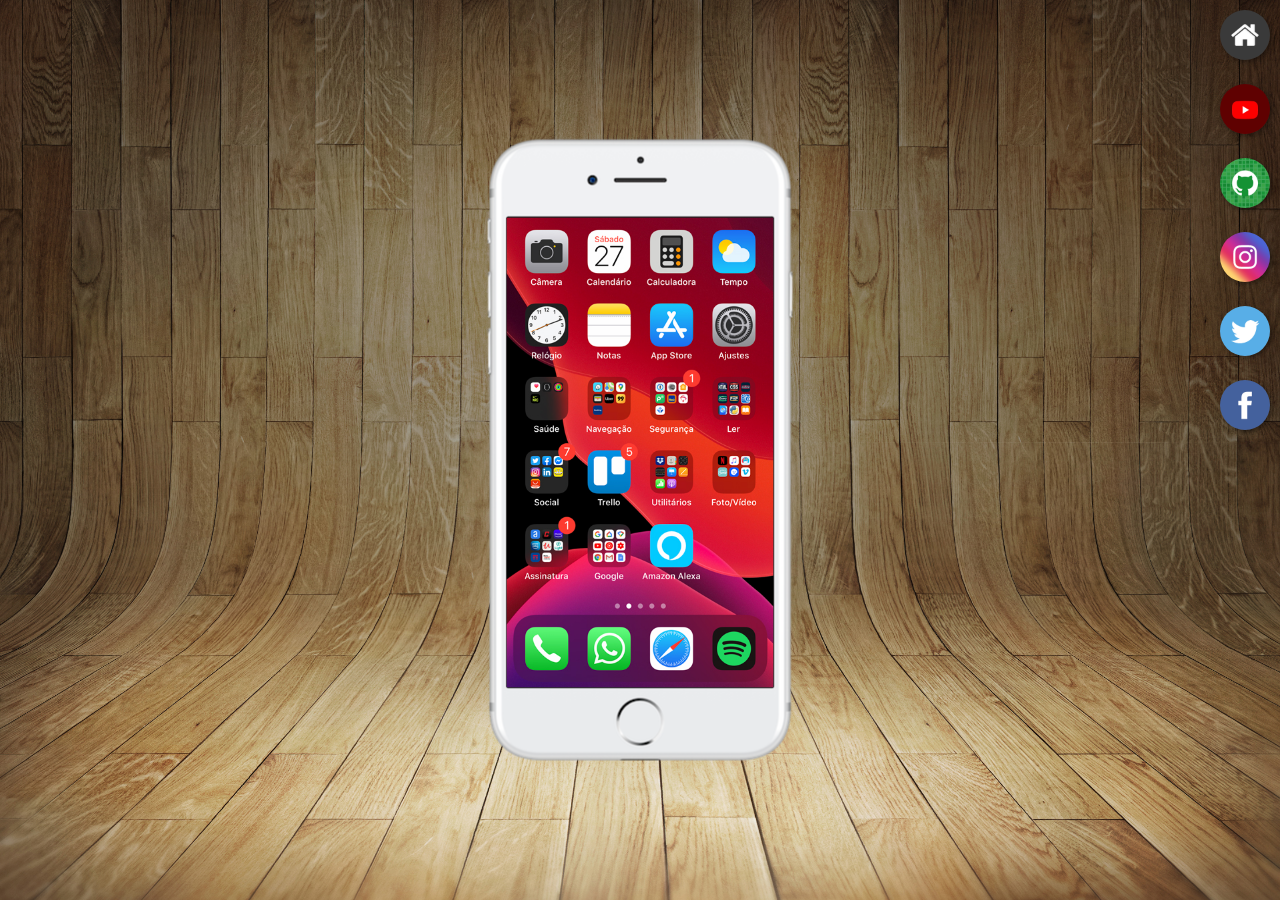
<file: index.html>
<!DOCTYPE html>
<html lang="pt-br">
<head>
    <meta charset="UTF-8">
    <meta name="viewport" content="width=device-width, initial-scale=1.0">
    <title>Projeto Rede Sociais</title>
    <link rel="shortcut icon" href="favicon.ico" type="image/x-icon">
    <link rel="stylesheet" href="estilos/style.css">
</head>
<body>
    <main>
        <section id="telefone">
            <iframe src="home.html"
            name="tela" id="tela" frameborder="0"></iframe>
        </section>
        <section id="redes-sociais">
            <a href="home.html" target="tela"><img src="imagens/logo-home.jpg" alt="home"></a><br>
            <a href="youtube.html" target="tela"><img src="imagens/logo-youtube.jpg" alt="Youtube"></a><br>
            <a href="github.html" target="tela"><img src="imagens/logo-github.jpg" alt="GitHub"></a><br>
            <a href="instagram.html" target="tela"><img src="imagens/logo-instagram.jpg" alt="Instagram"></a><br>
            <a href="twitter.html" target="tela"><img src="imagens/logo-twitter.jpg" alt="Twitter"></a><br>
            <a href="facebook.html" target="tela"><img src="imagens/logo-facebook.jpg" alt="Facebook"></a><br>
        </section>
    </main>
</body>
</html>
</file>
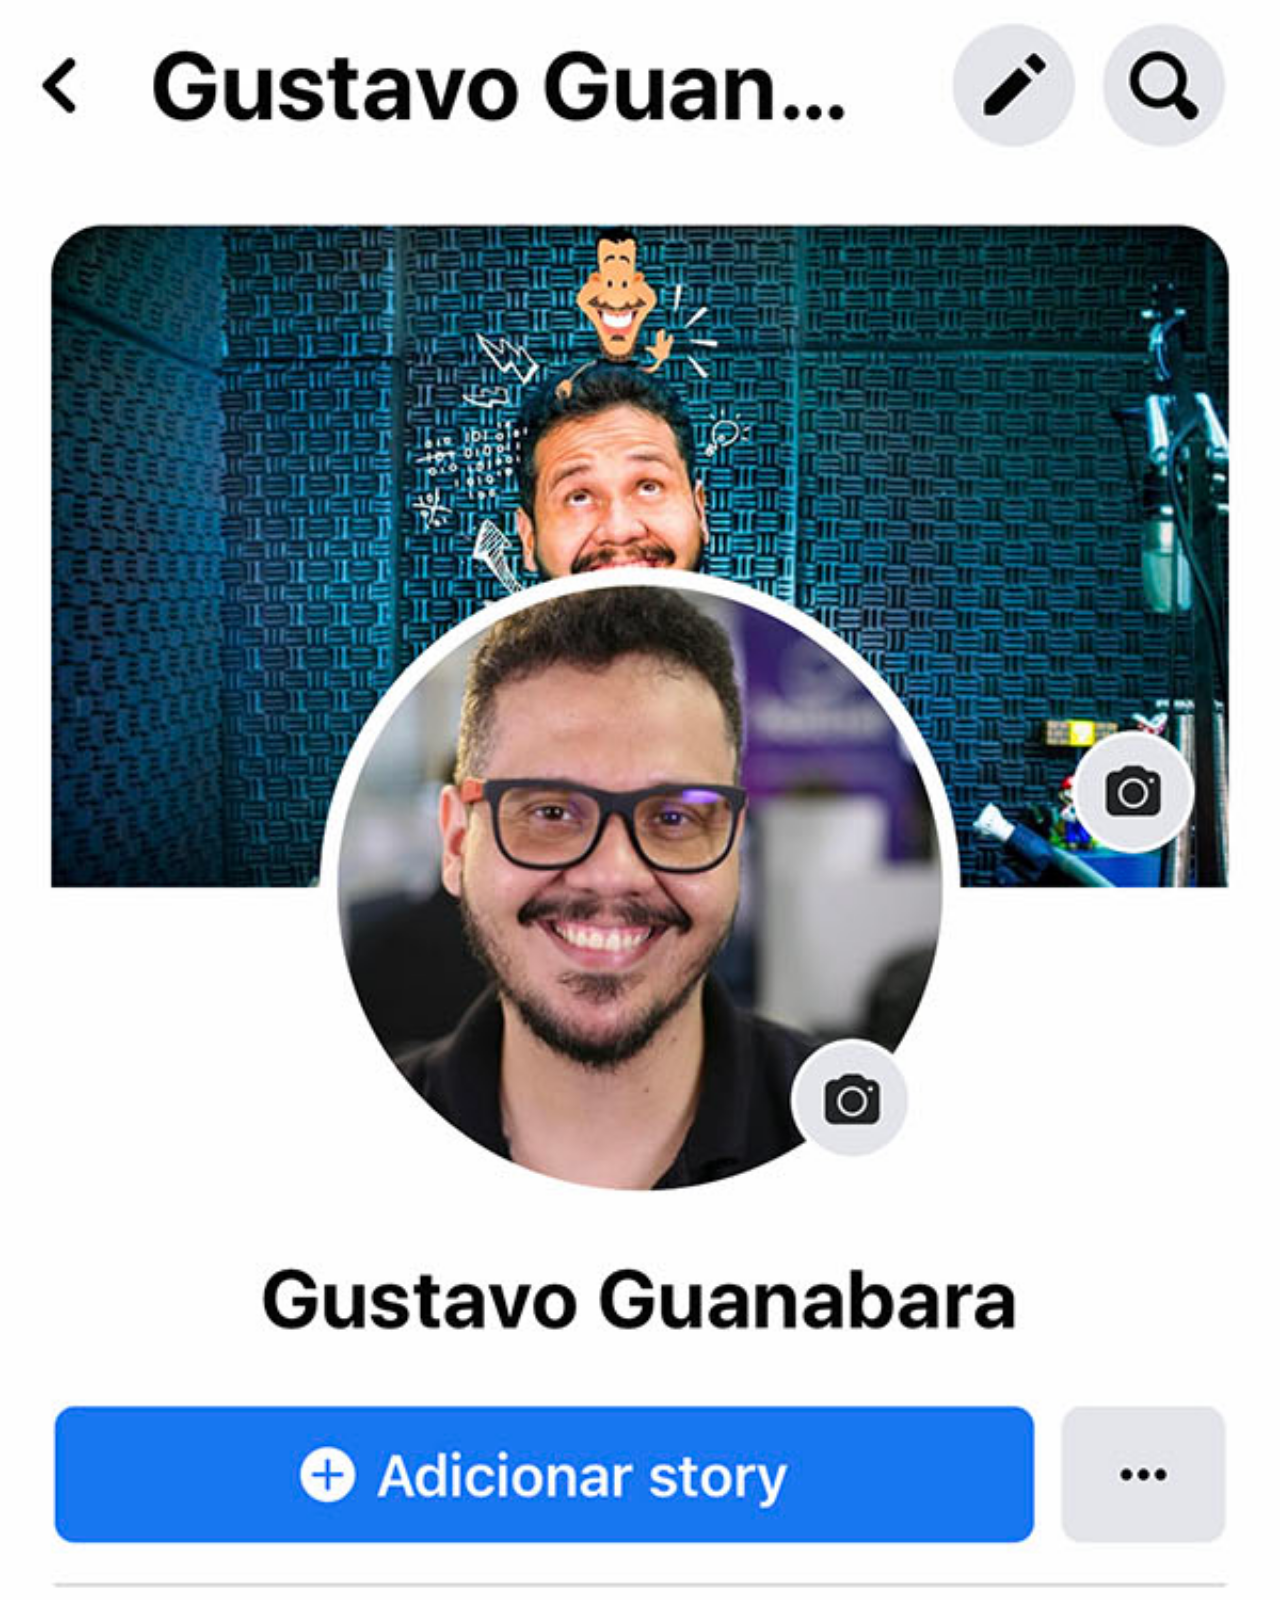
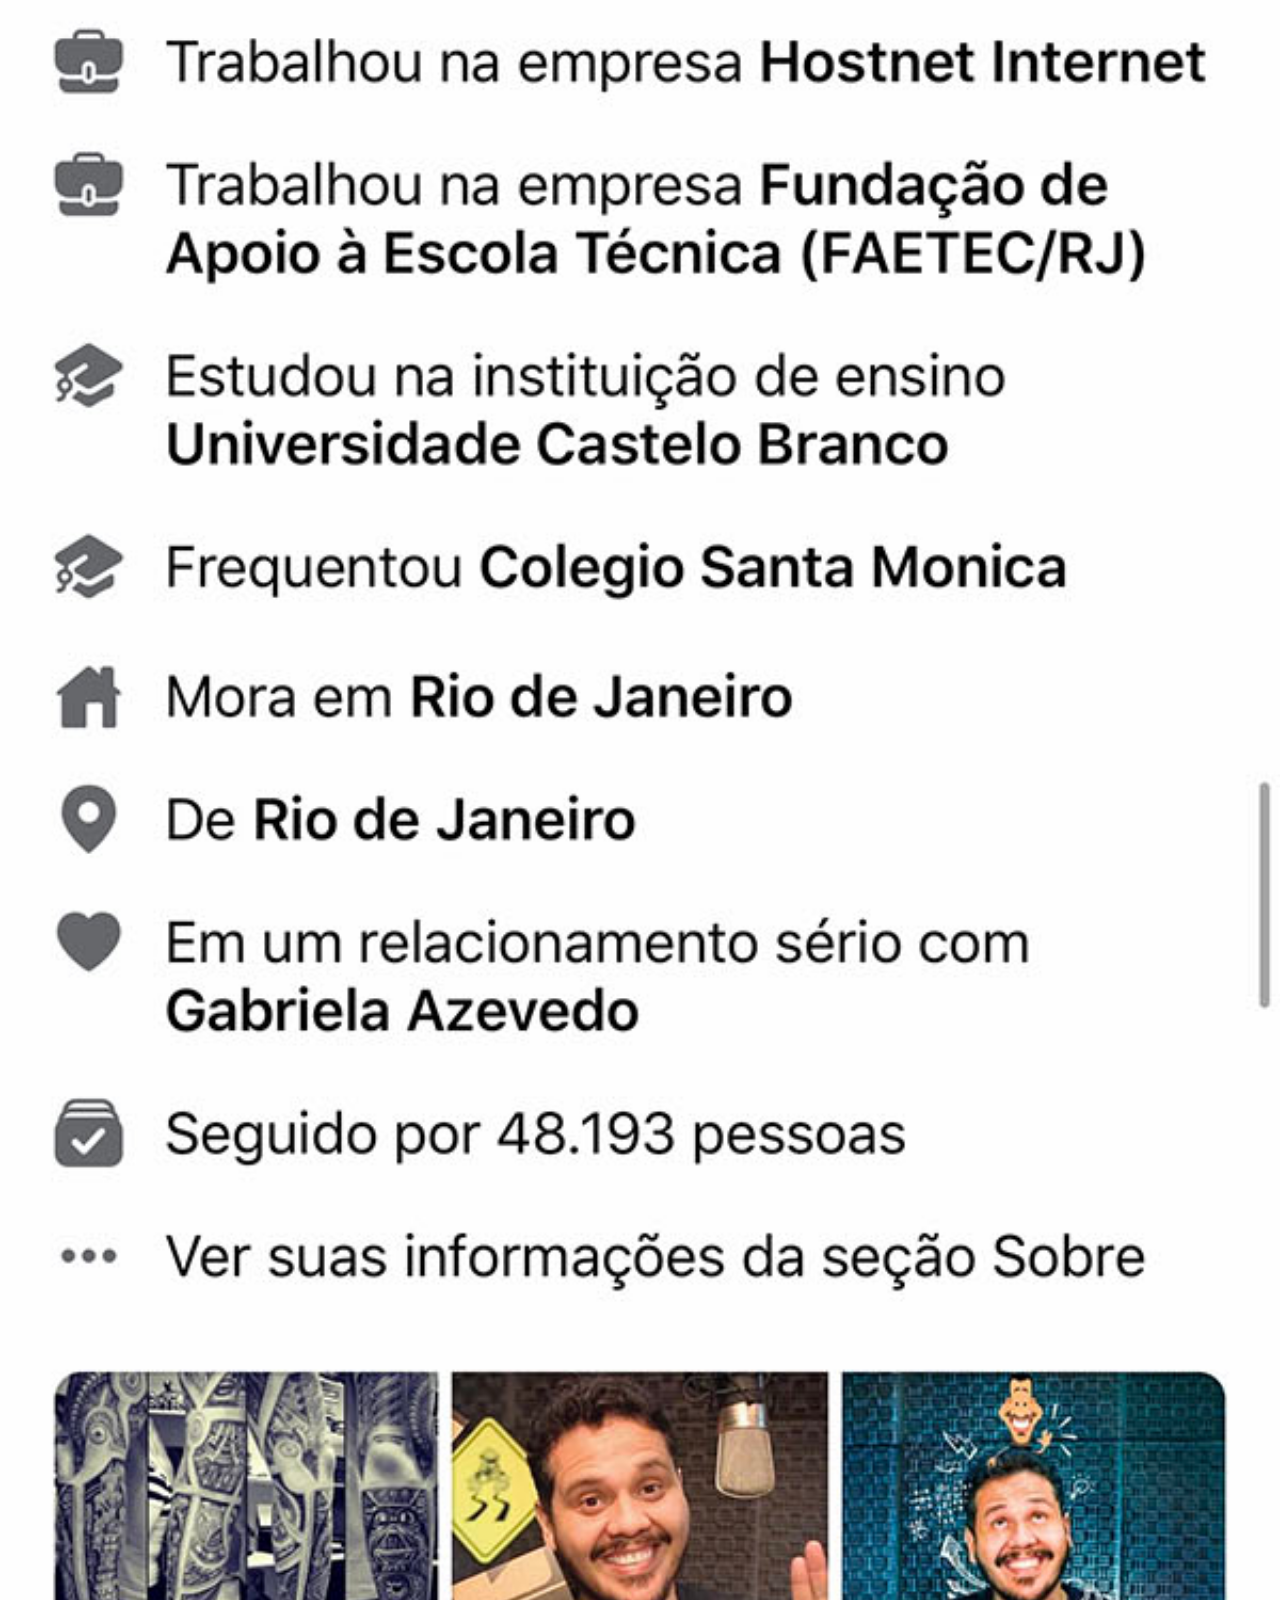
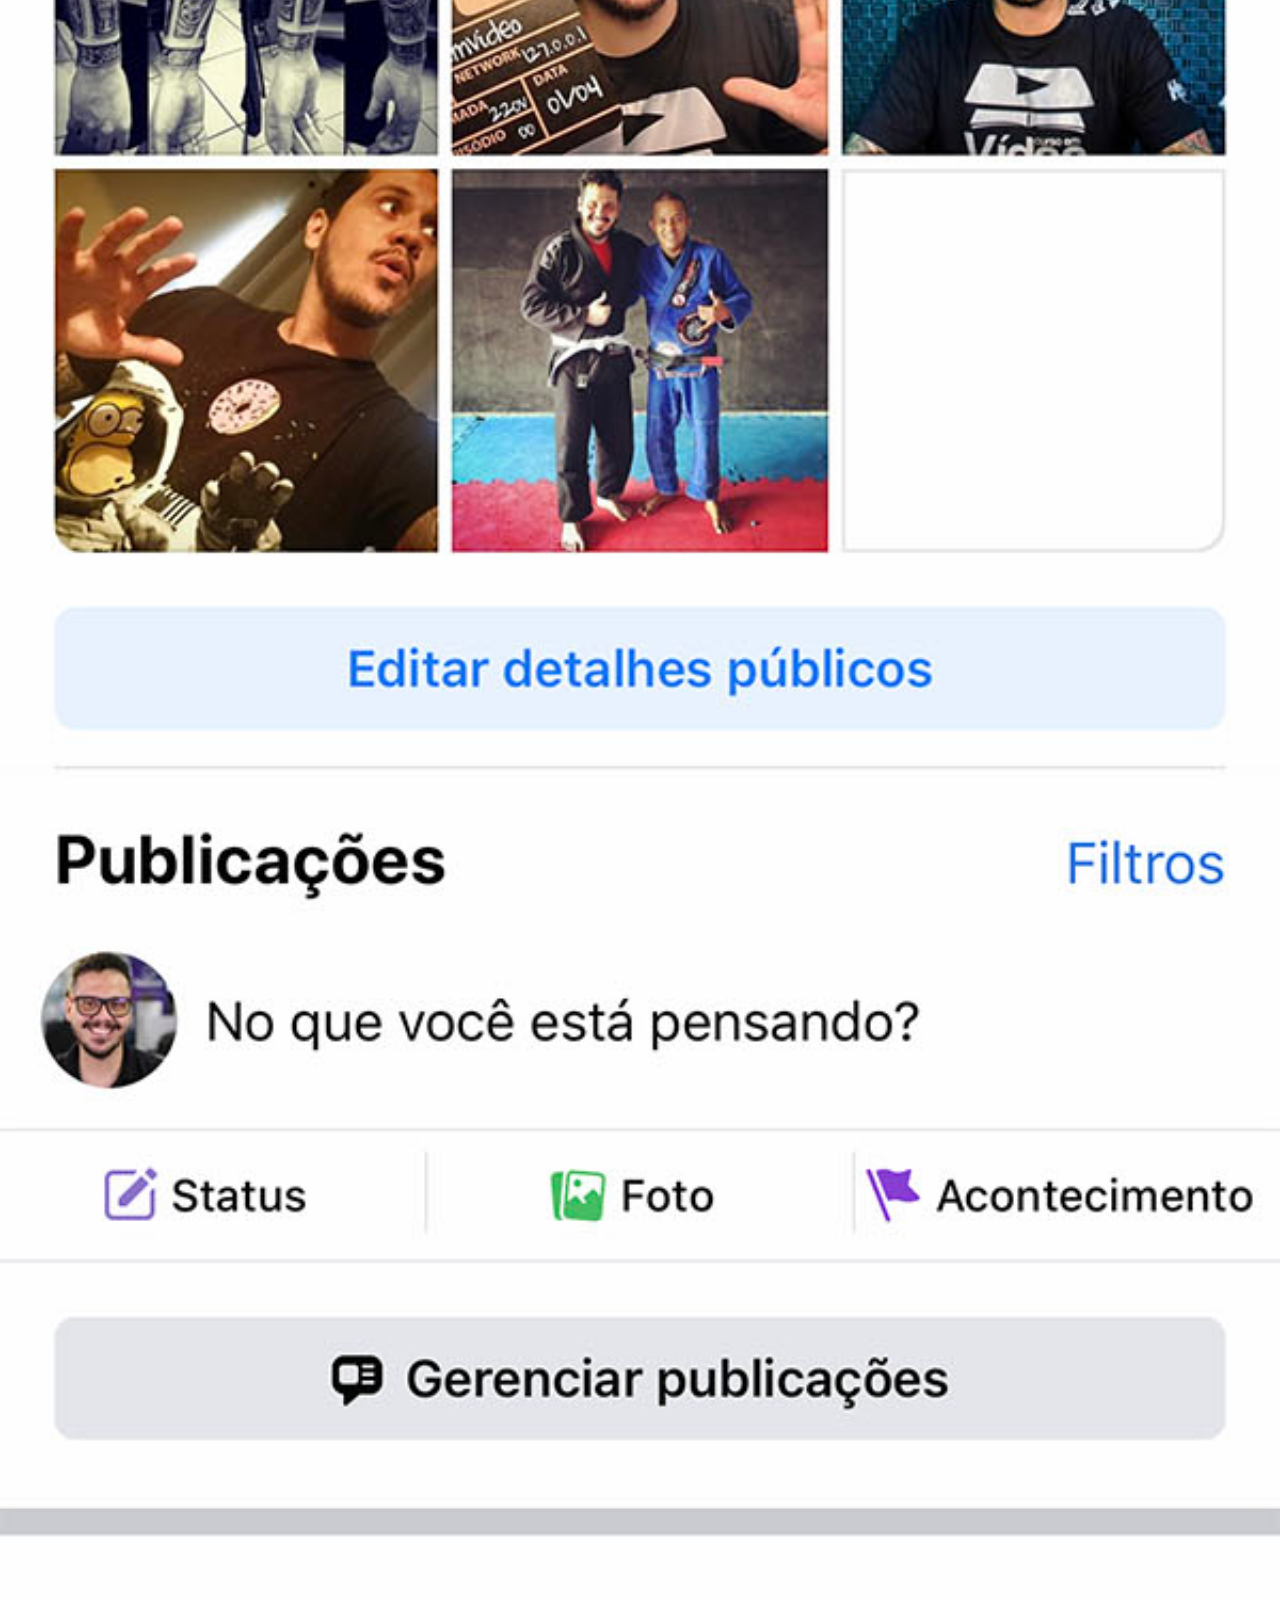
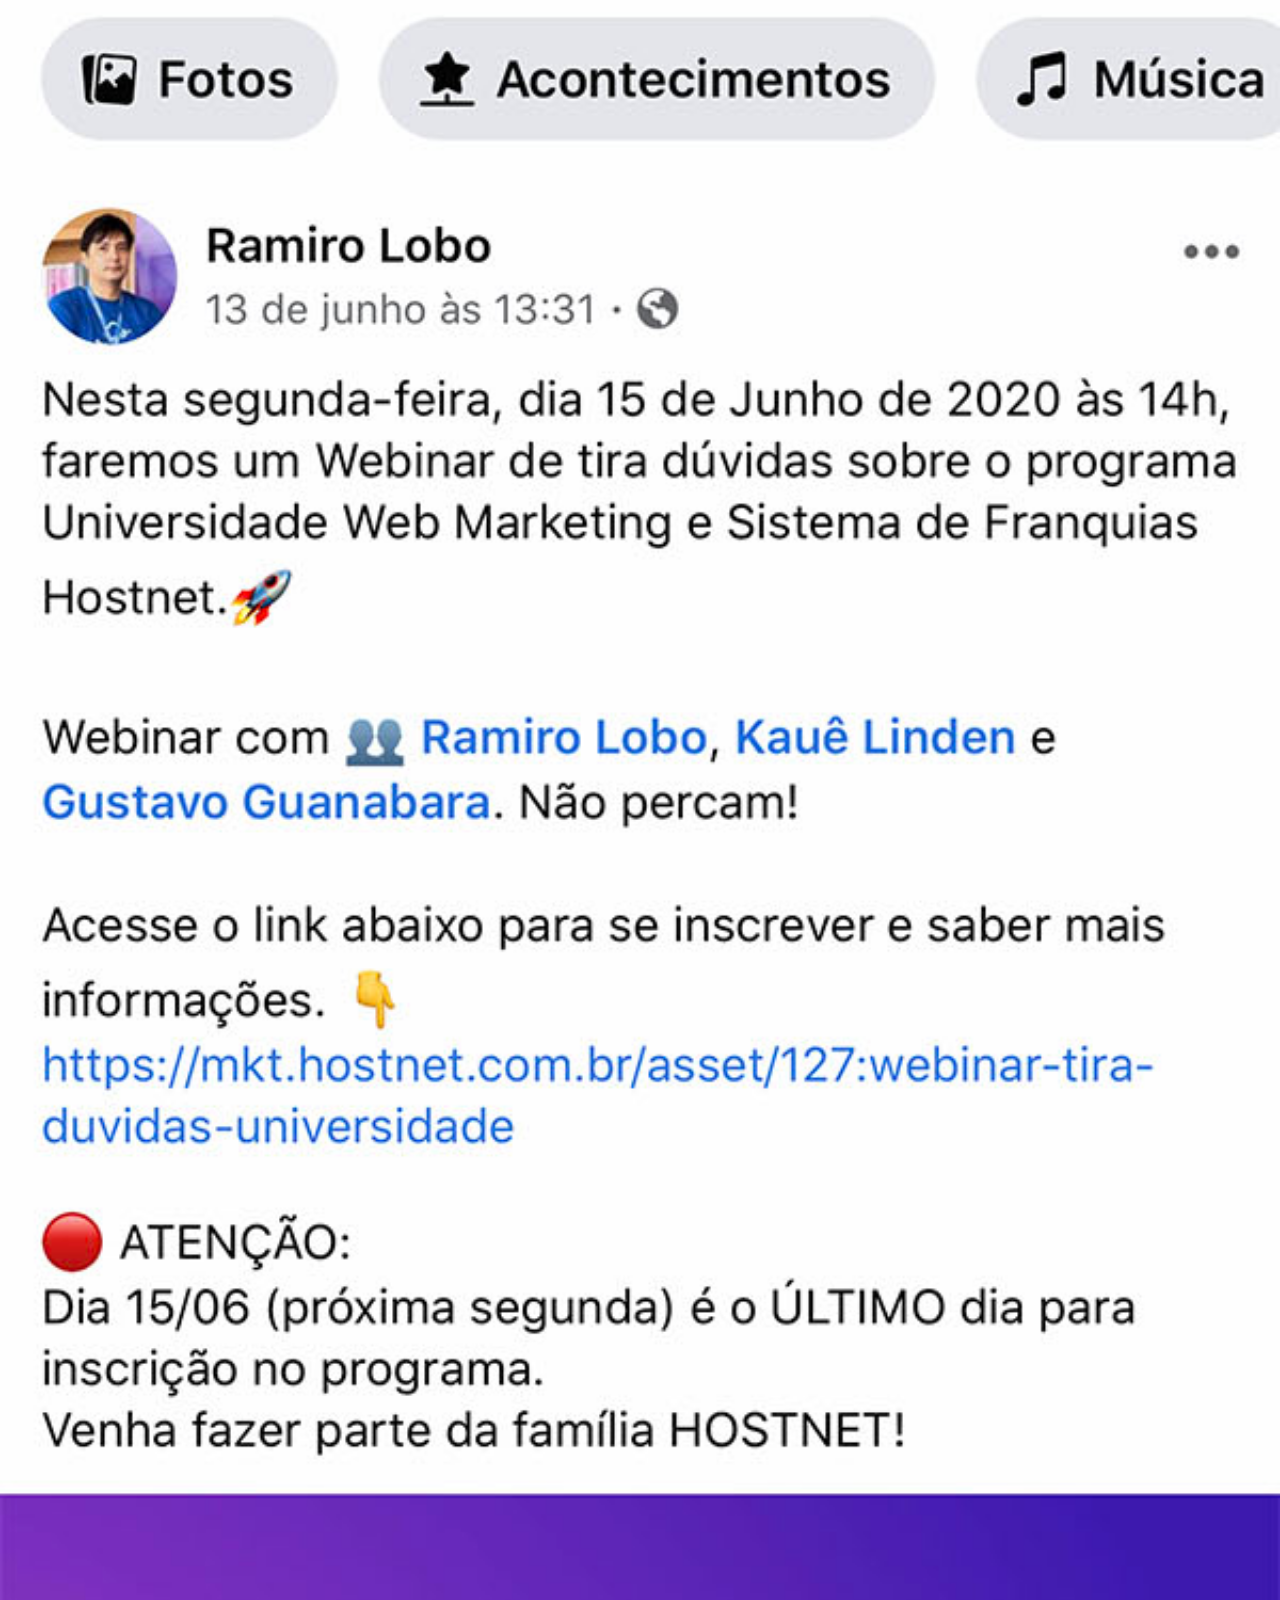
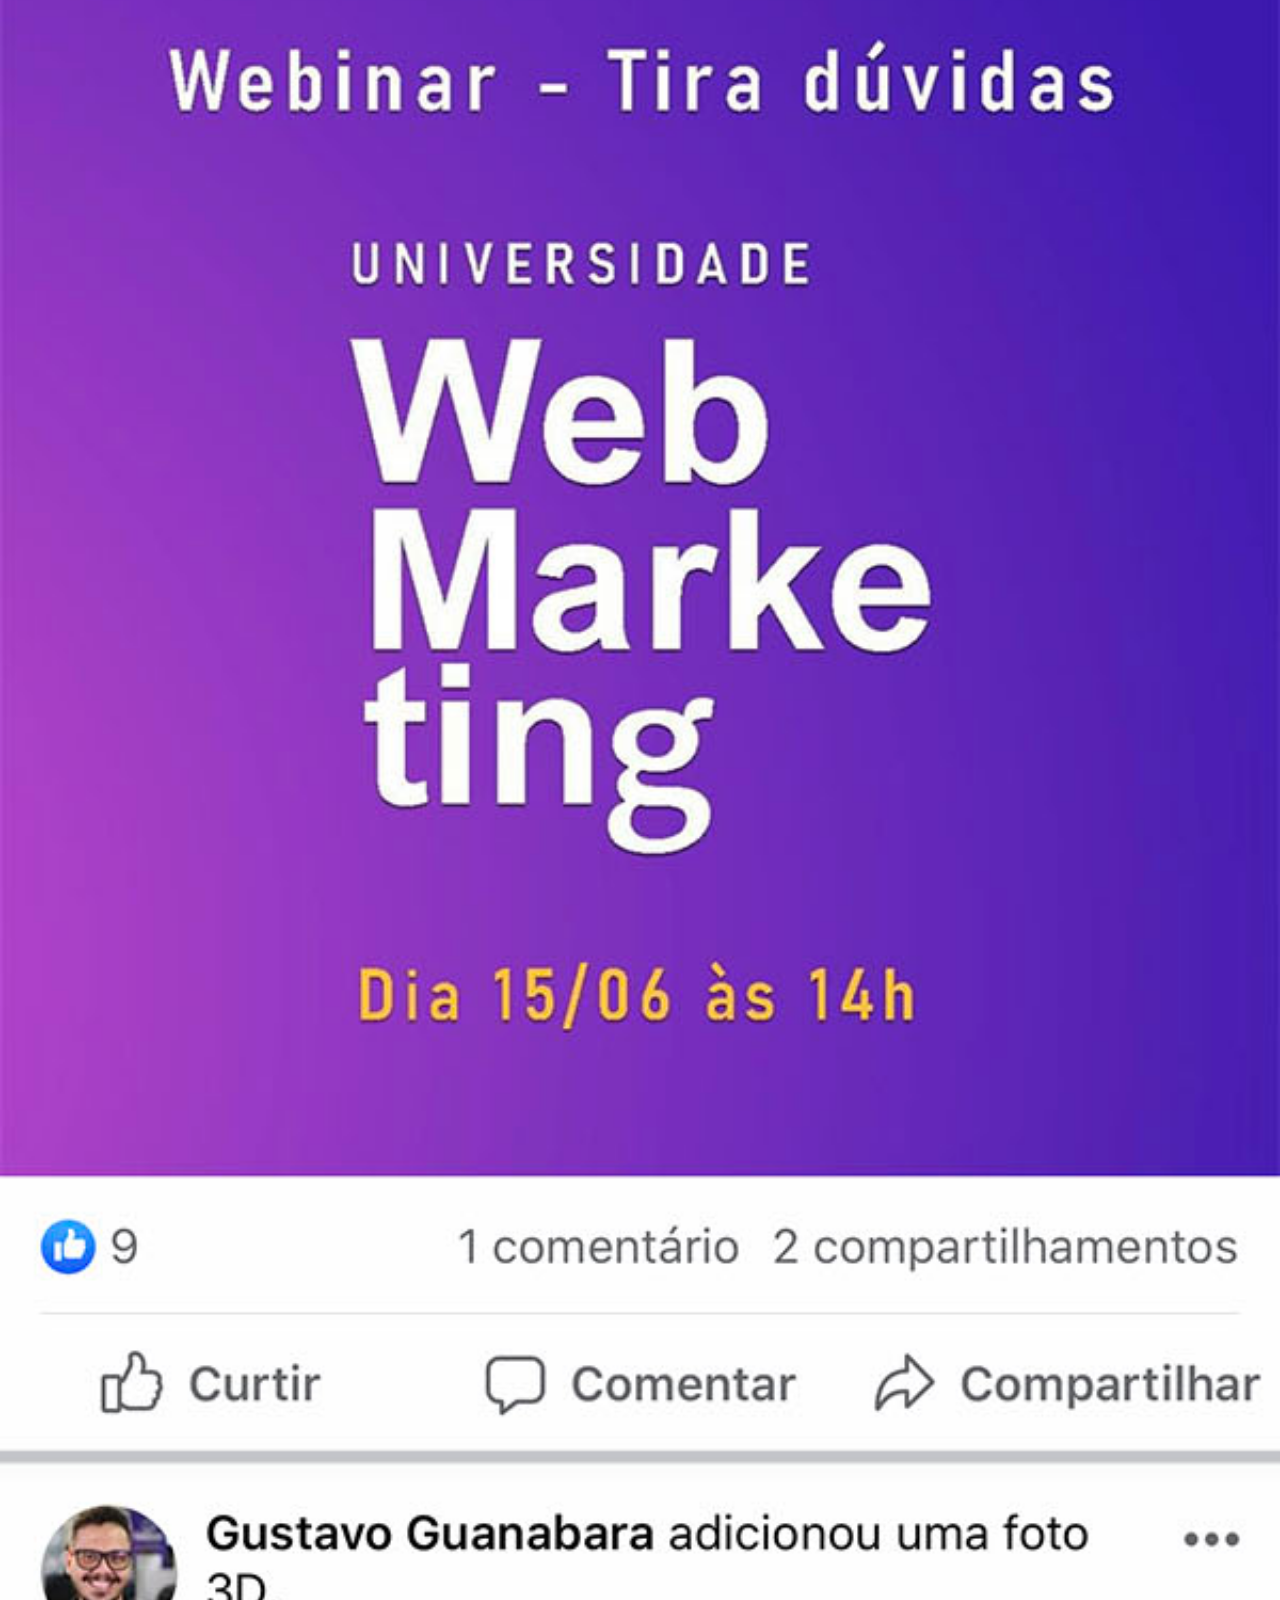
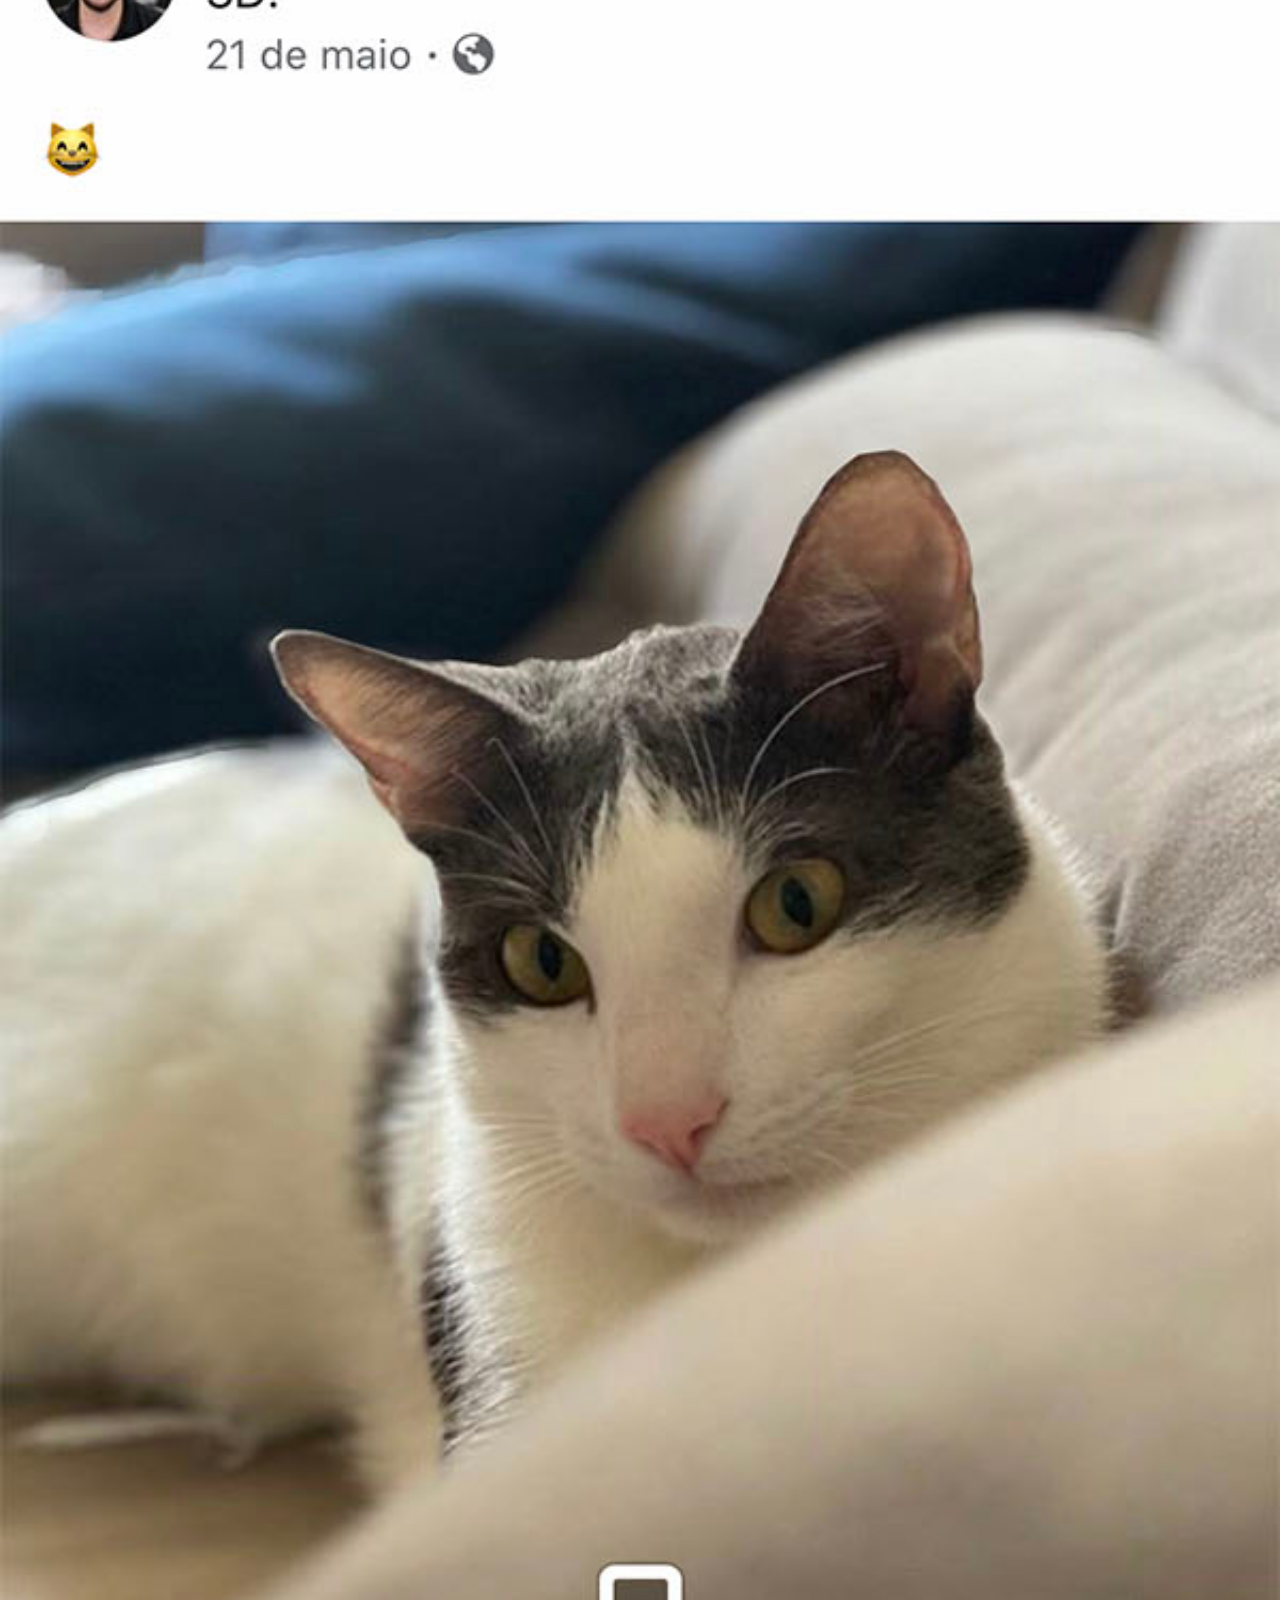
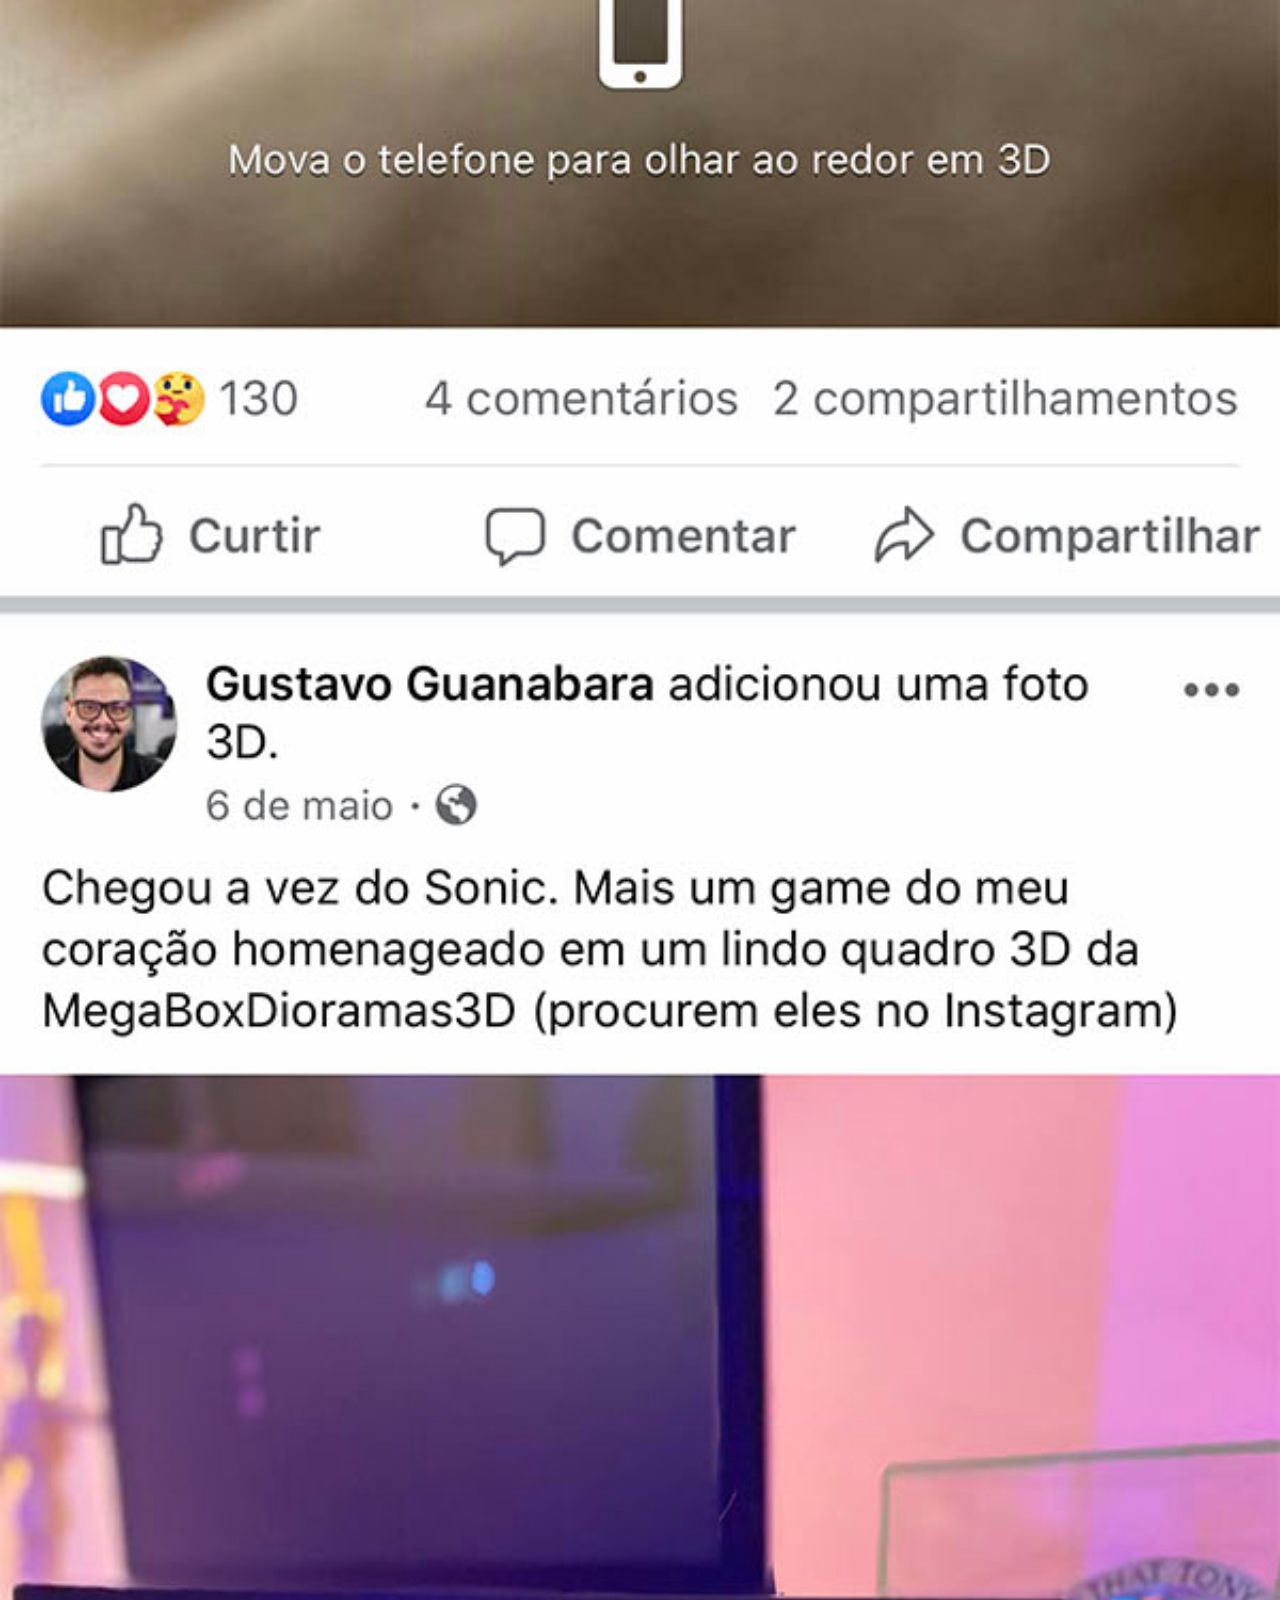
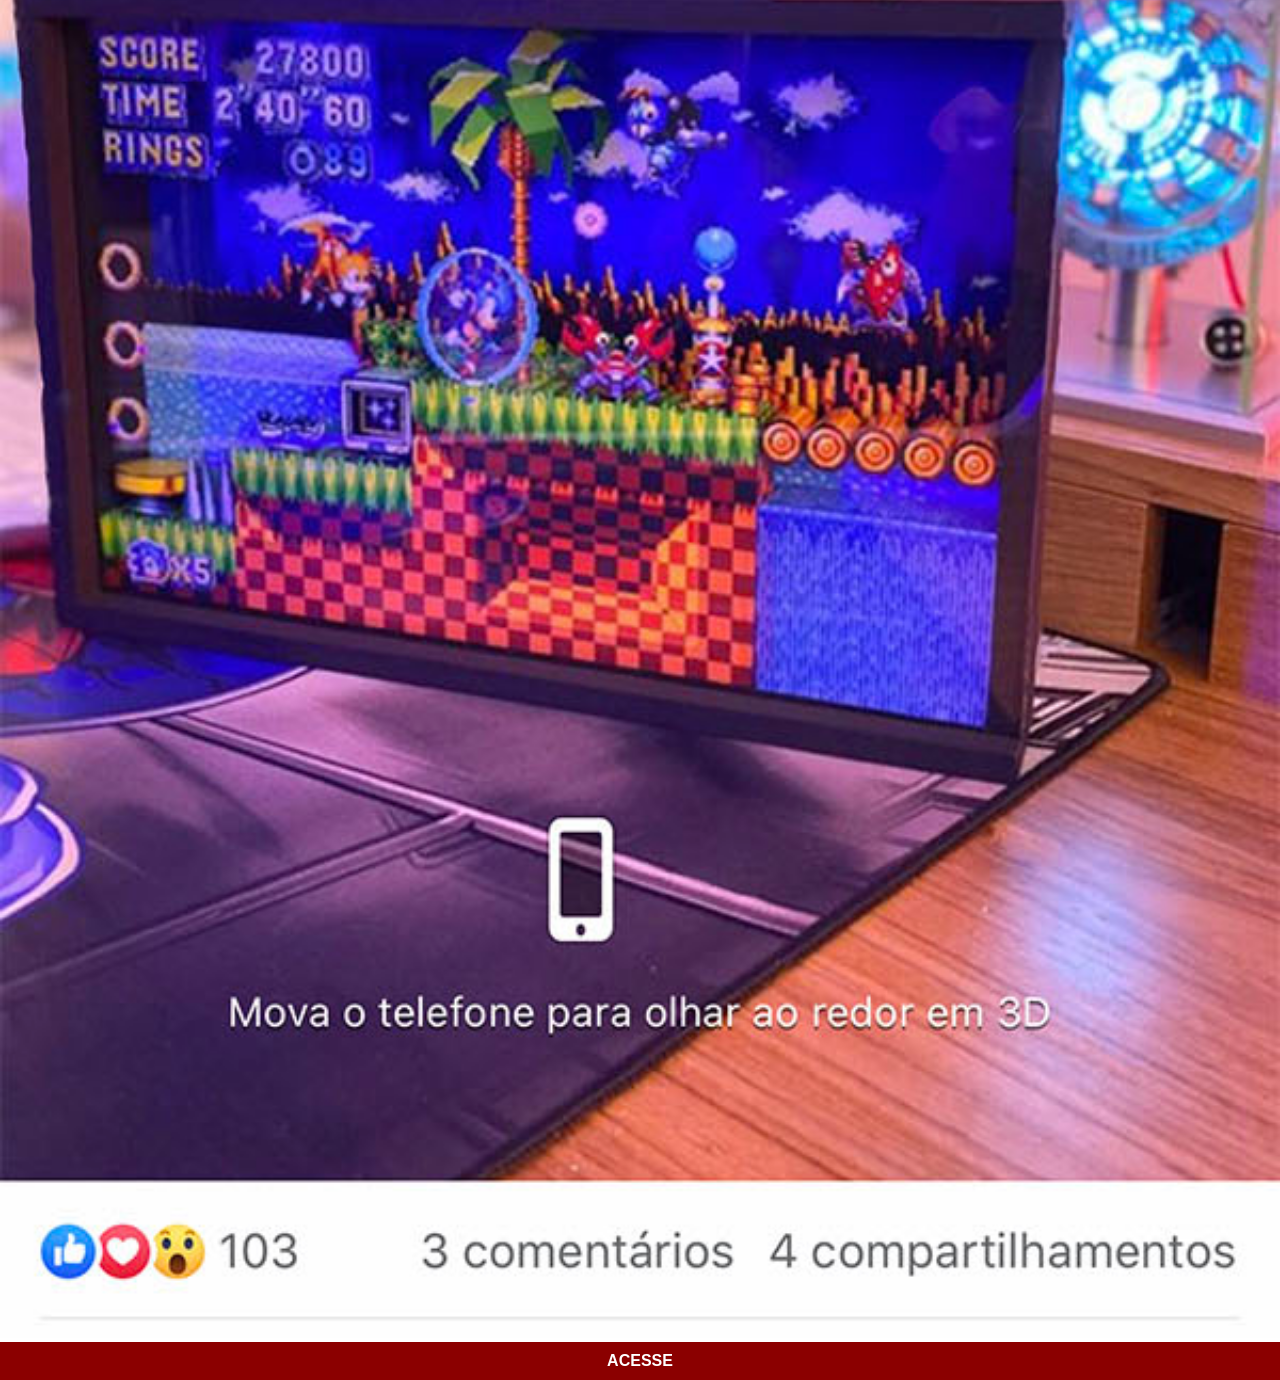
<file: facebook.html>
<!DOCTYPE html>
<html lang="pt-br">
<head>
    <meta charset="UTF-8">
    <meta name="viewport" content="width=device-width, initial-scale=1.0">
    <title>Facebook</title>
    <link rel="stylesheet" href="estilos/sociais.css">
</head>
<body>
    <img src="imagens/tela-facebook.jpg" alt="Facebook">
    <a href="https://www.facebook.com/gustavoguanabara" target="_blank">ACESSE</a>
</body>
</html>
</file>
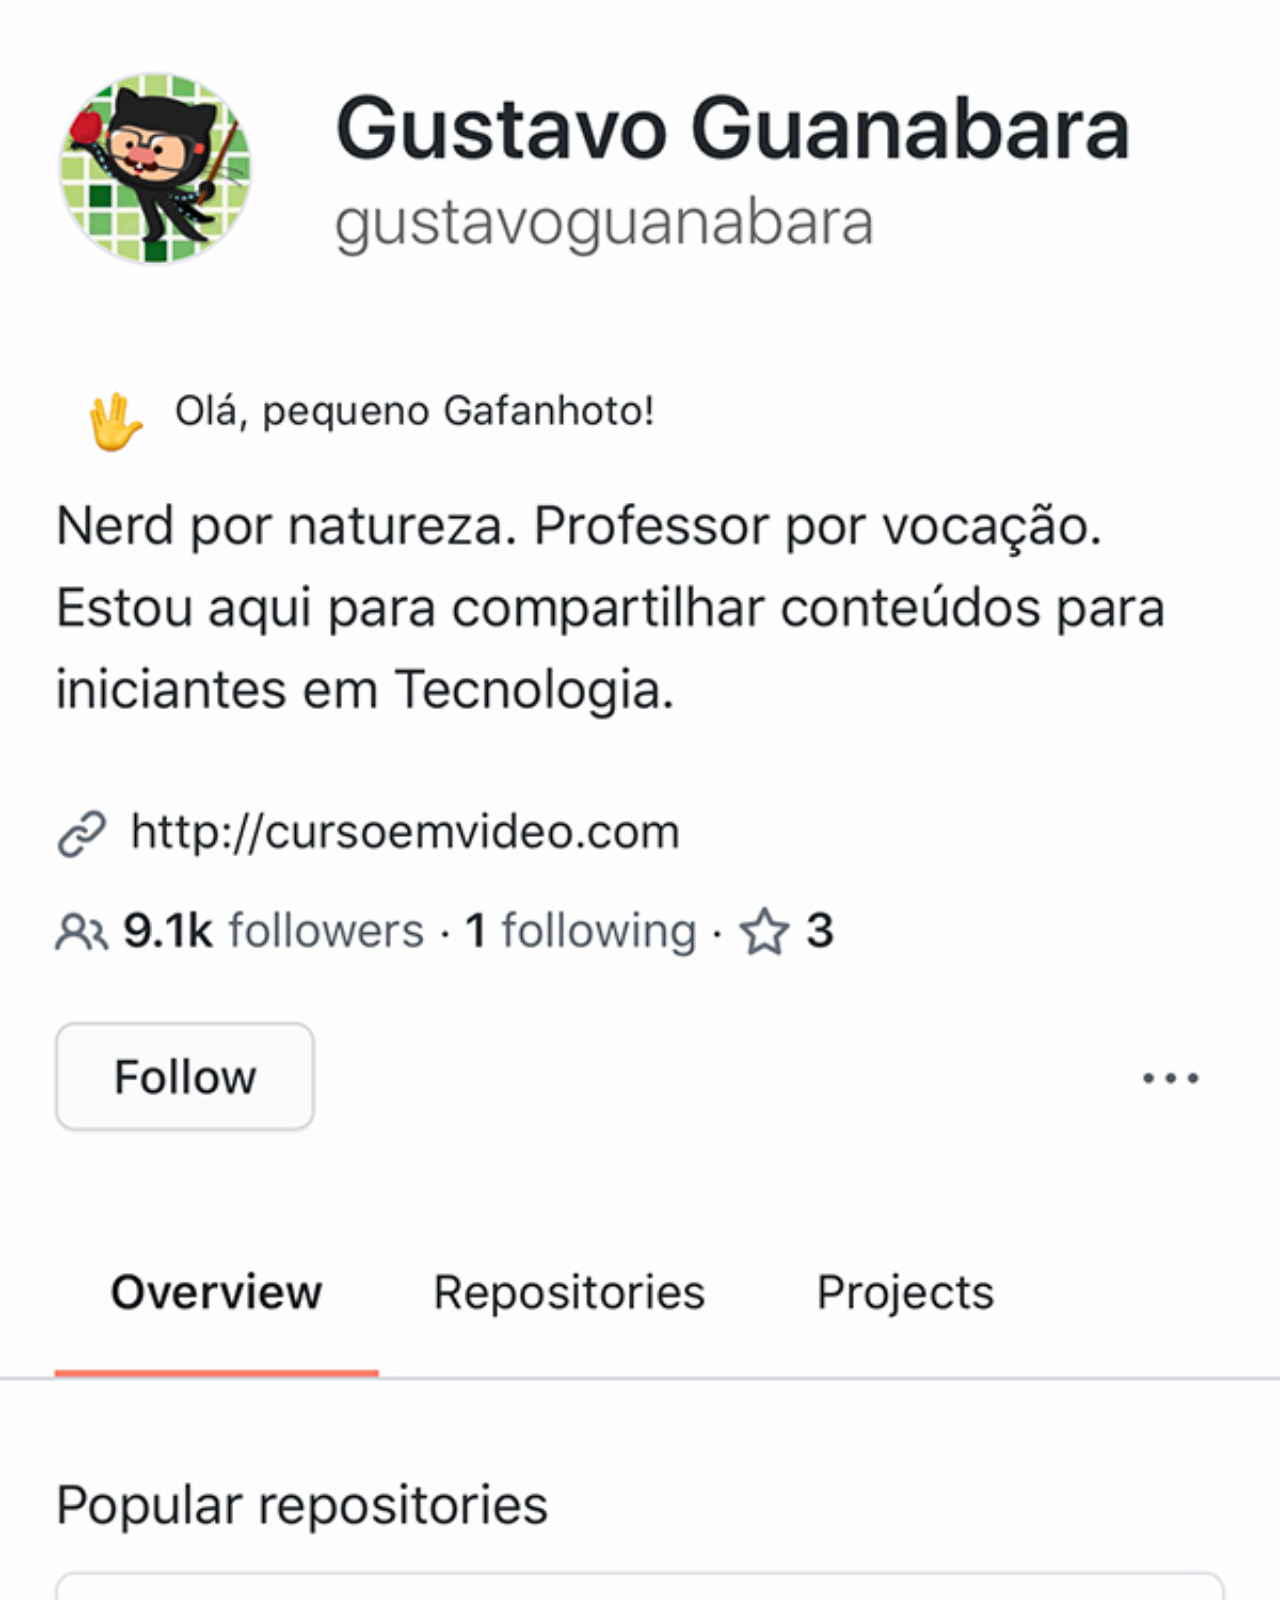
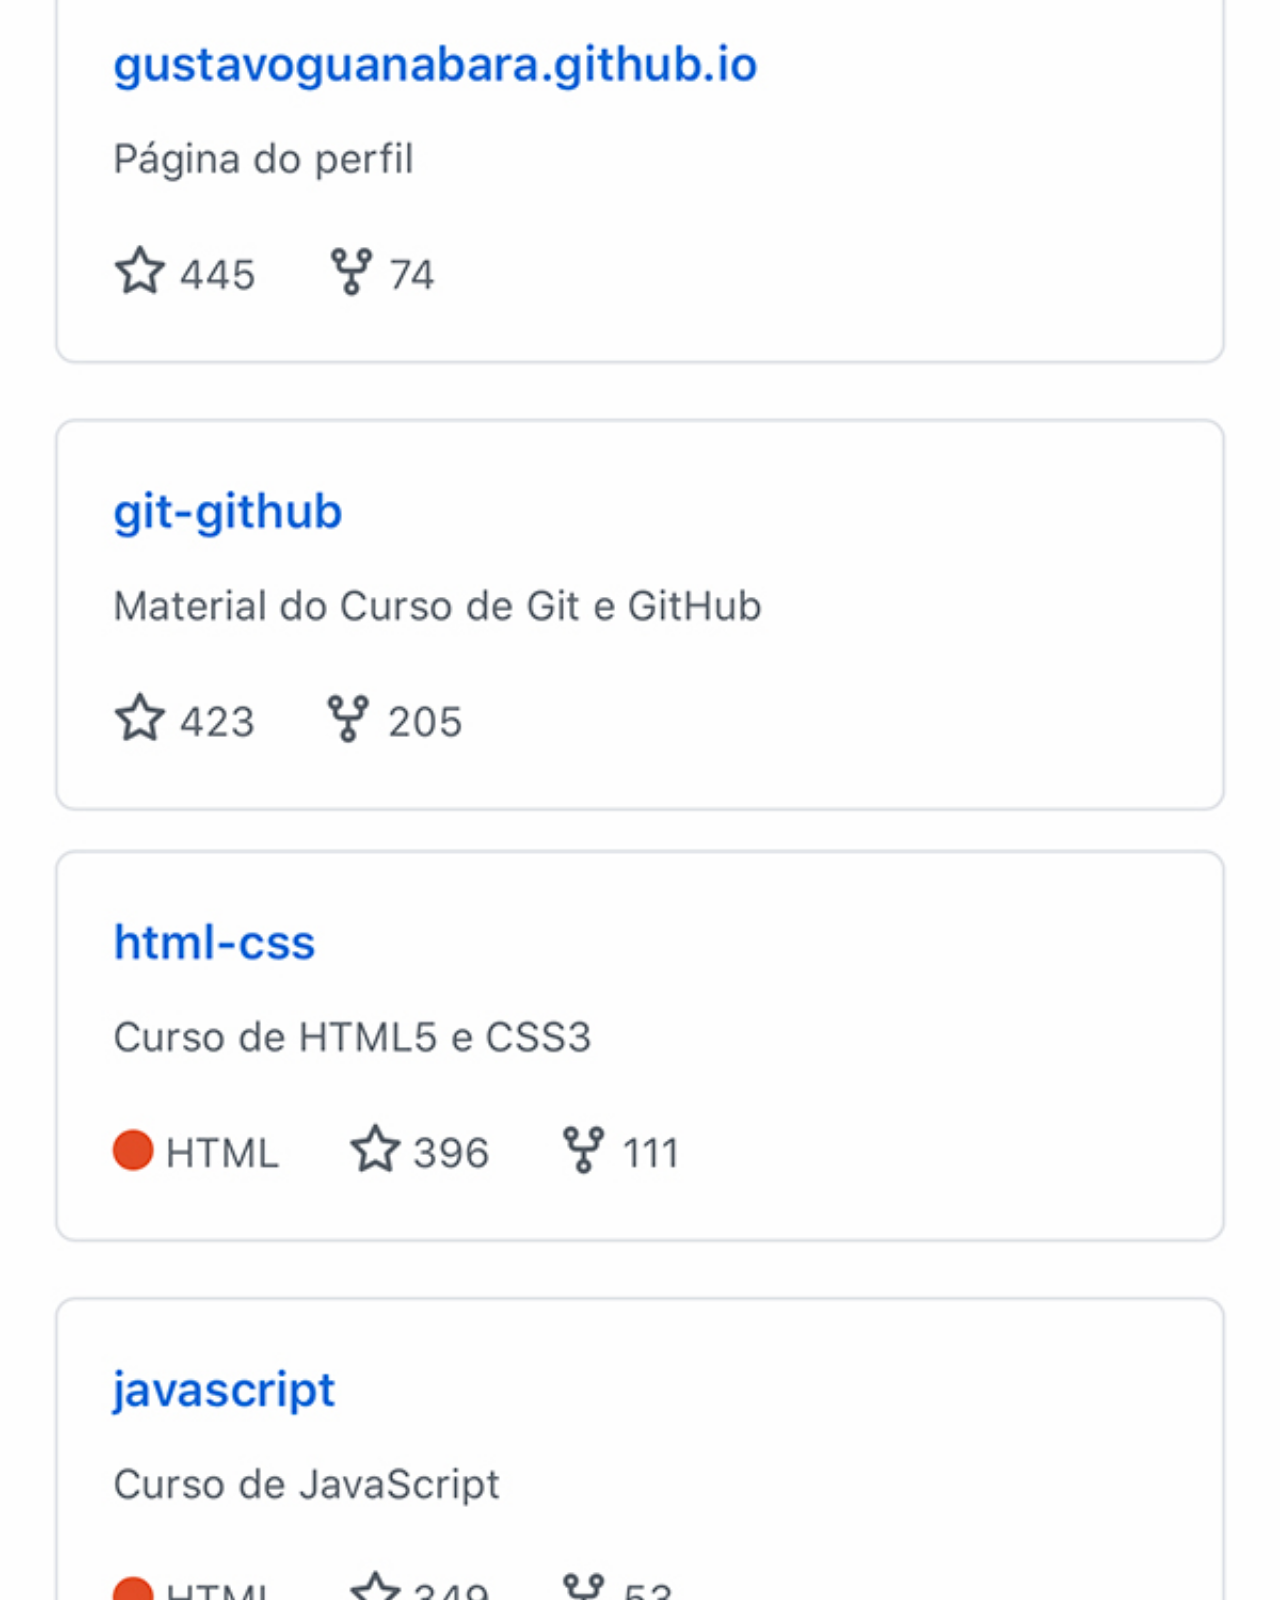
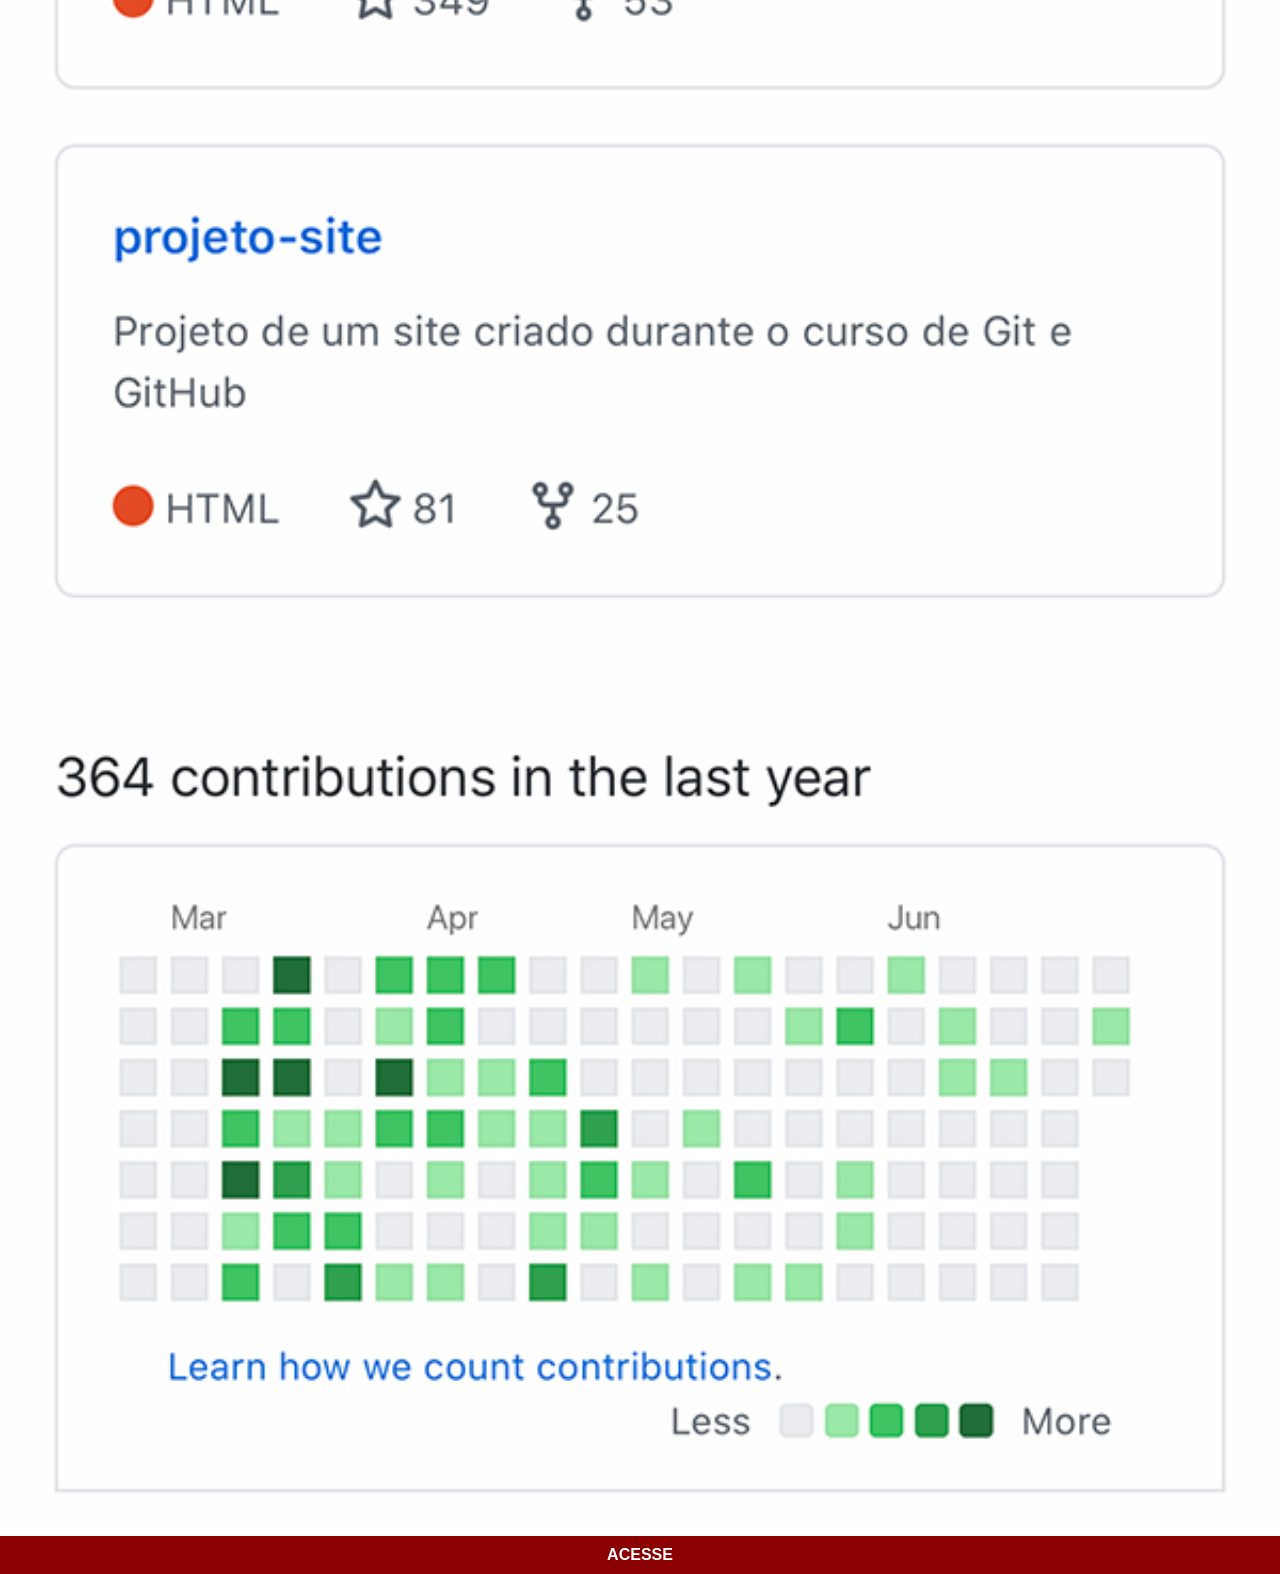
<file: github.html>
<!DOCTYPE html>
<html lang="pt-br">
<head>
    <meta charset="UTF-8">
    <meta name="viewport" content="width=device-width, initial-scale=1.0">
    <title>GitHub</title>
    <link rel="stylesheet" href="estilos/sociais.css">
</head>
<body>
    <img src="imagens/tela-github.jpg" alt="GitHub">
    <a href="https://github.com/gustavoguanabara" target="_blank">ACESSE</a>
</body>
</html>
</file>
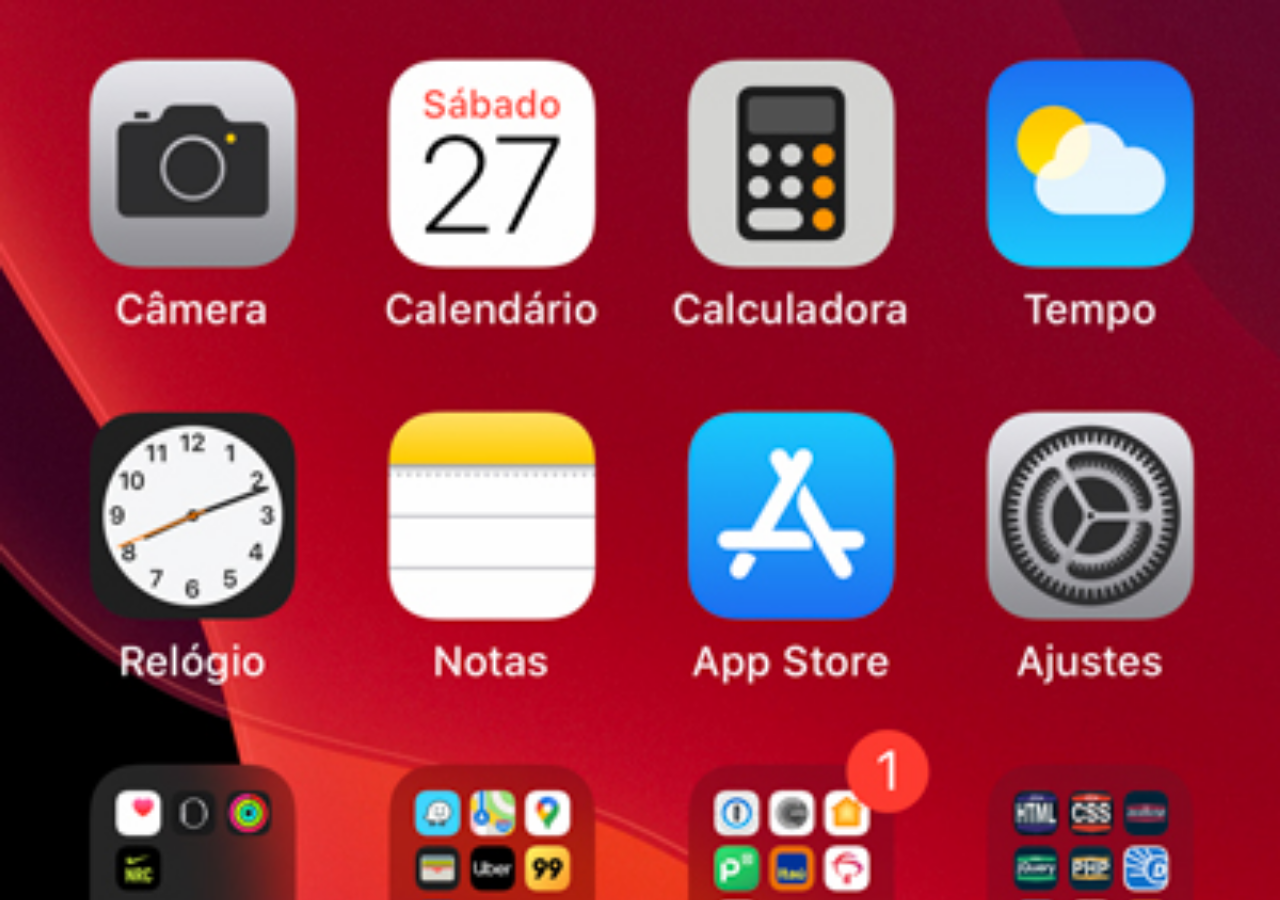
<file: home.html>
<!DOCTYPE html>
<html lang="pt-br">
<head>
    <meta charset="UTF-8">
    <meta name="viewport" content="width=device-width, initial-scale=1.0">
    <title>home</title>
    <style>
        * {
            margin: 0px;
            padding: 0px;
        }

        body {
            width: 100vw;
            height: 100vh;
            background: black url('imagens/tela-home.jpg') no-repeat top center;
            background-size: cover;
        }
    </style>
</head>
<body>
    
</body>
</html>
</file>
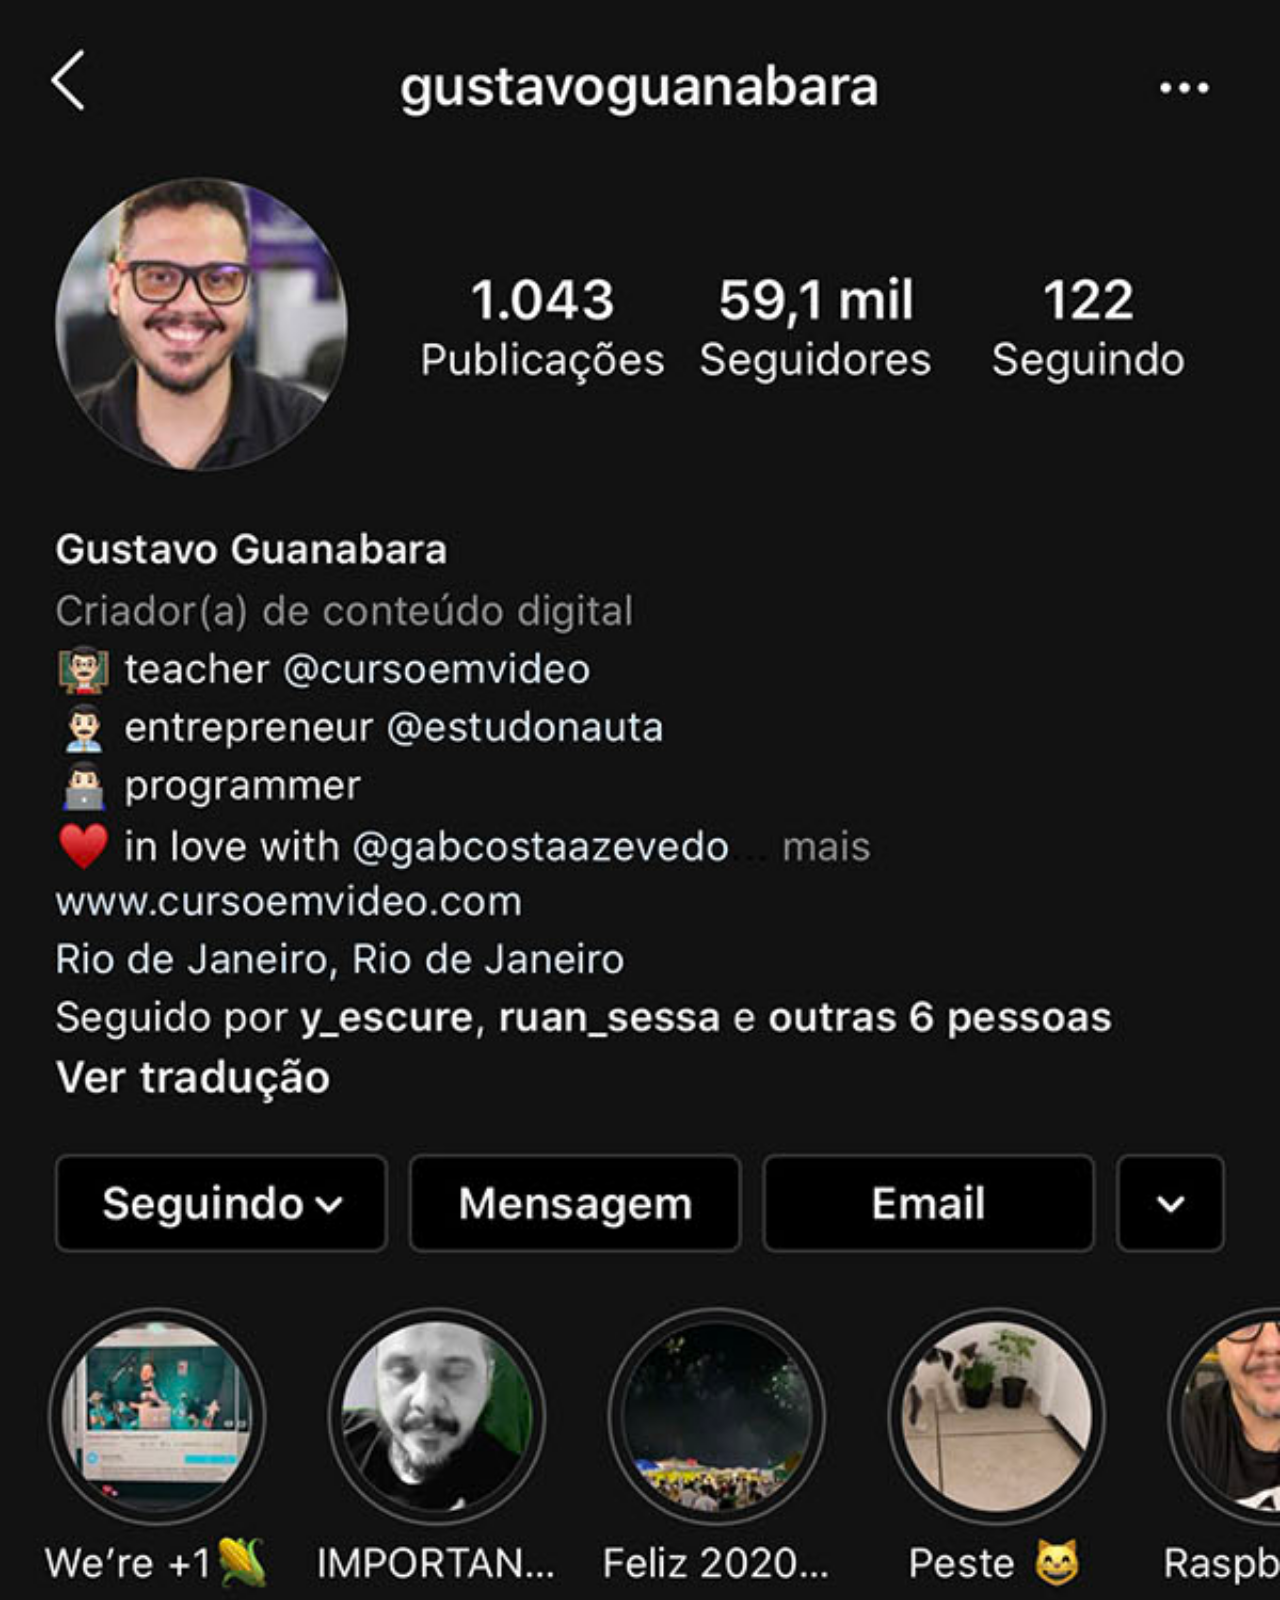
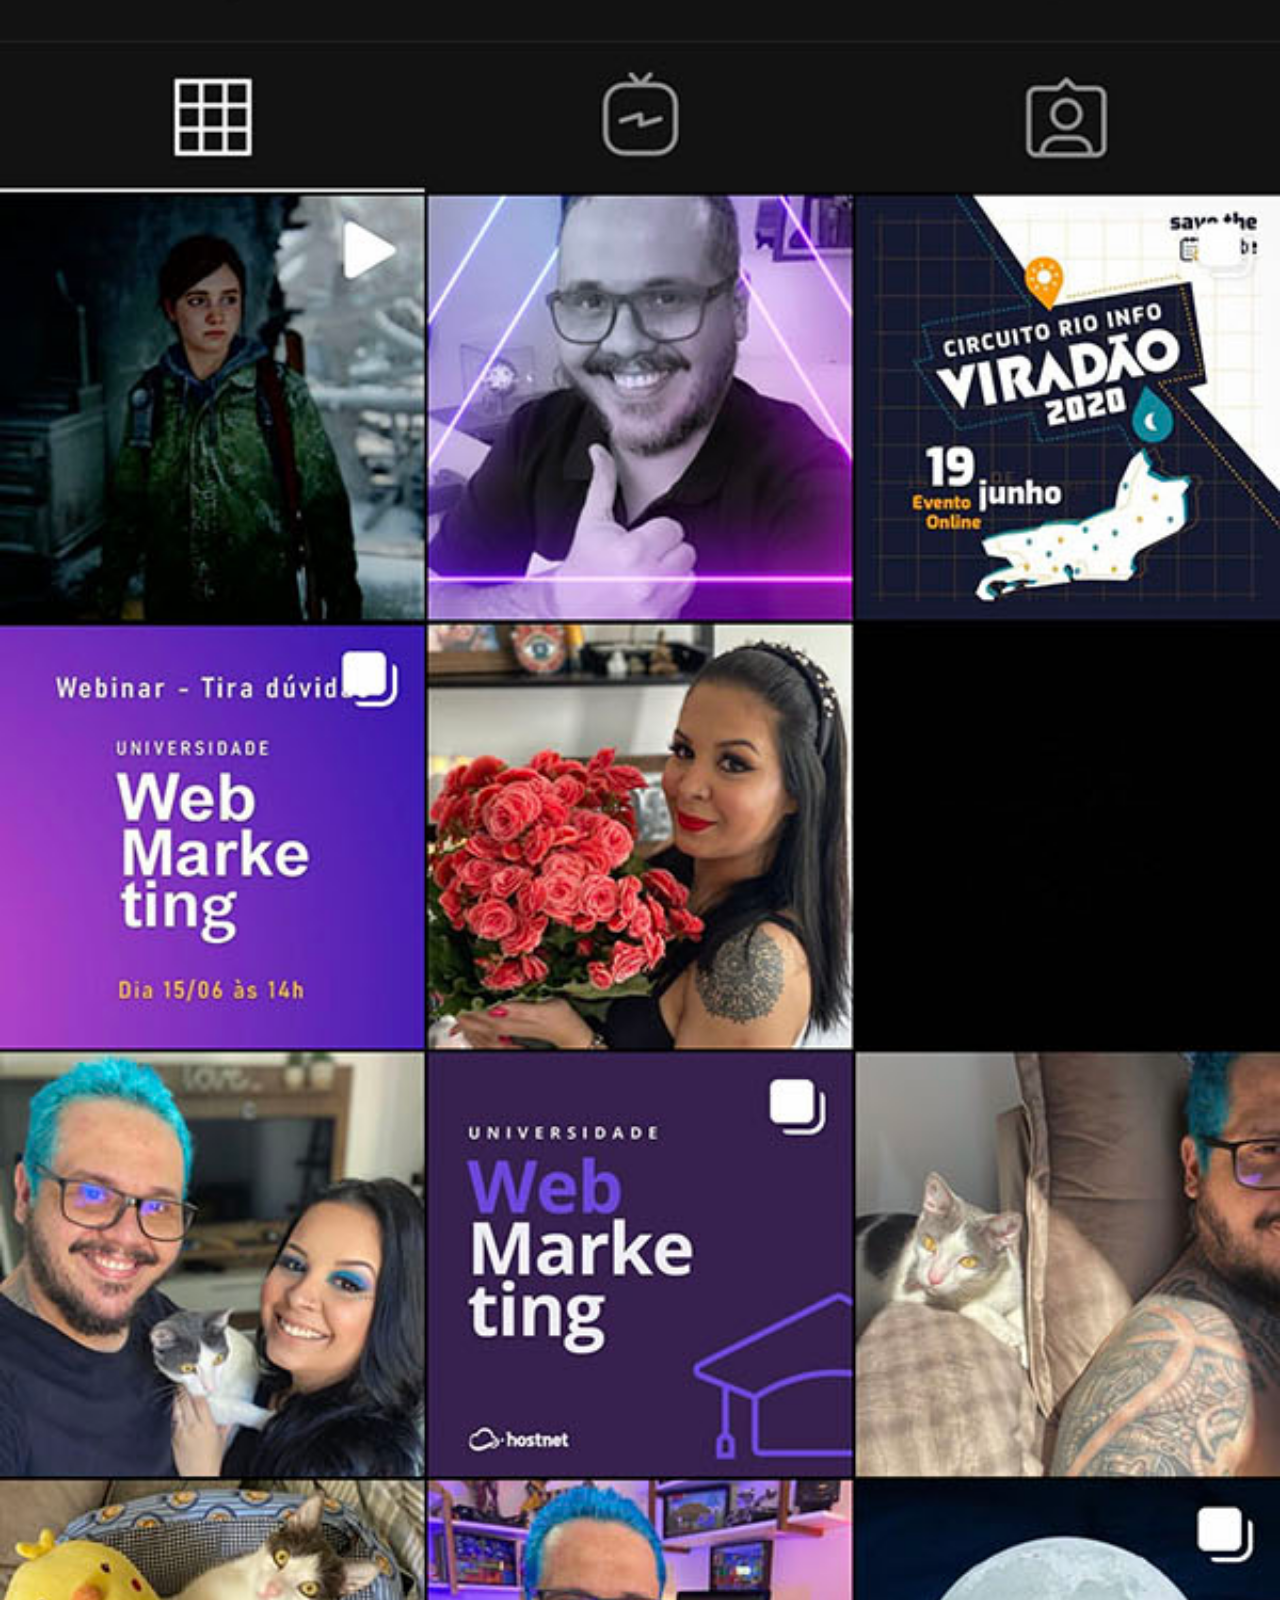
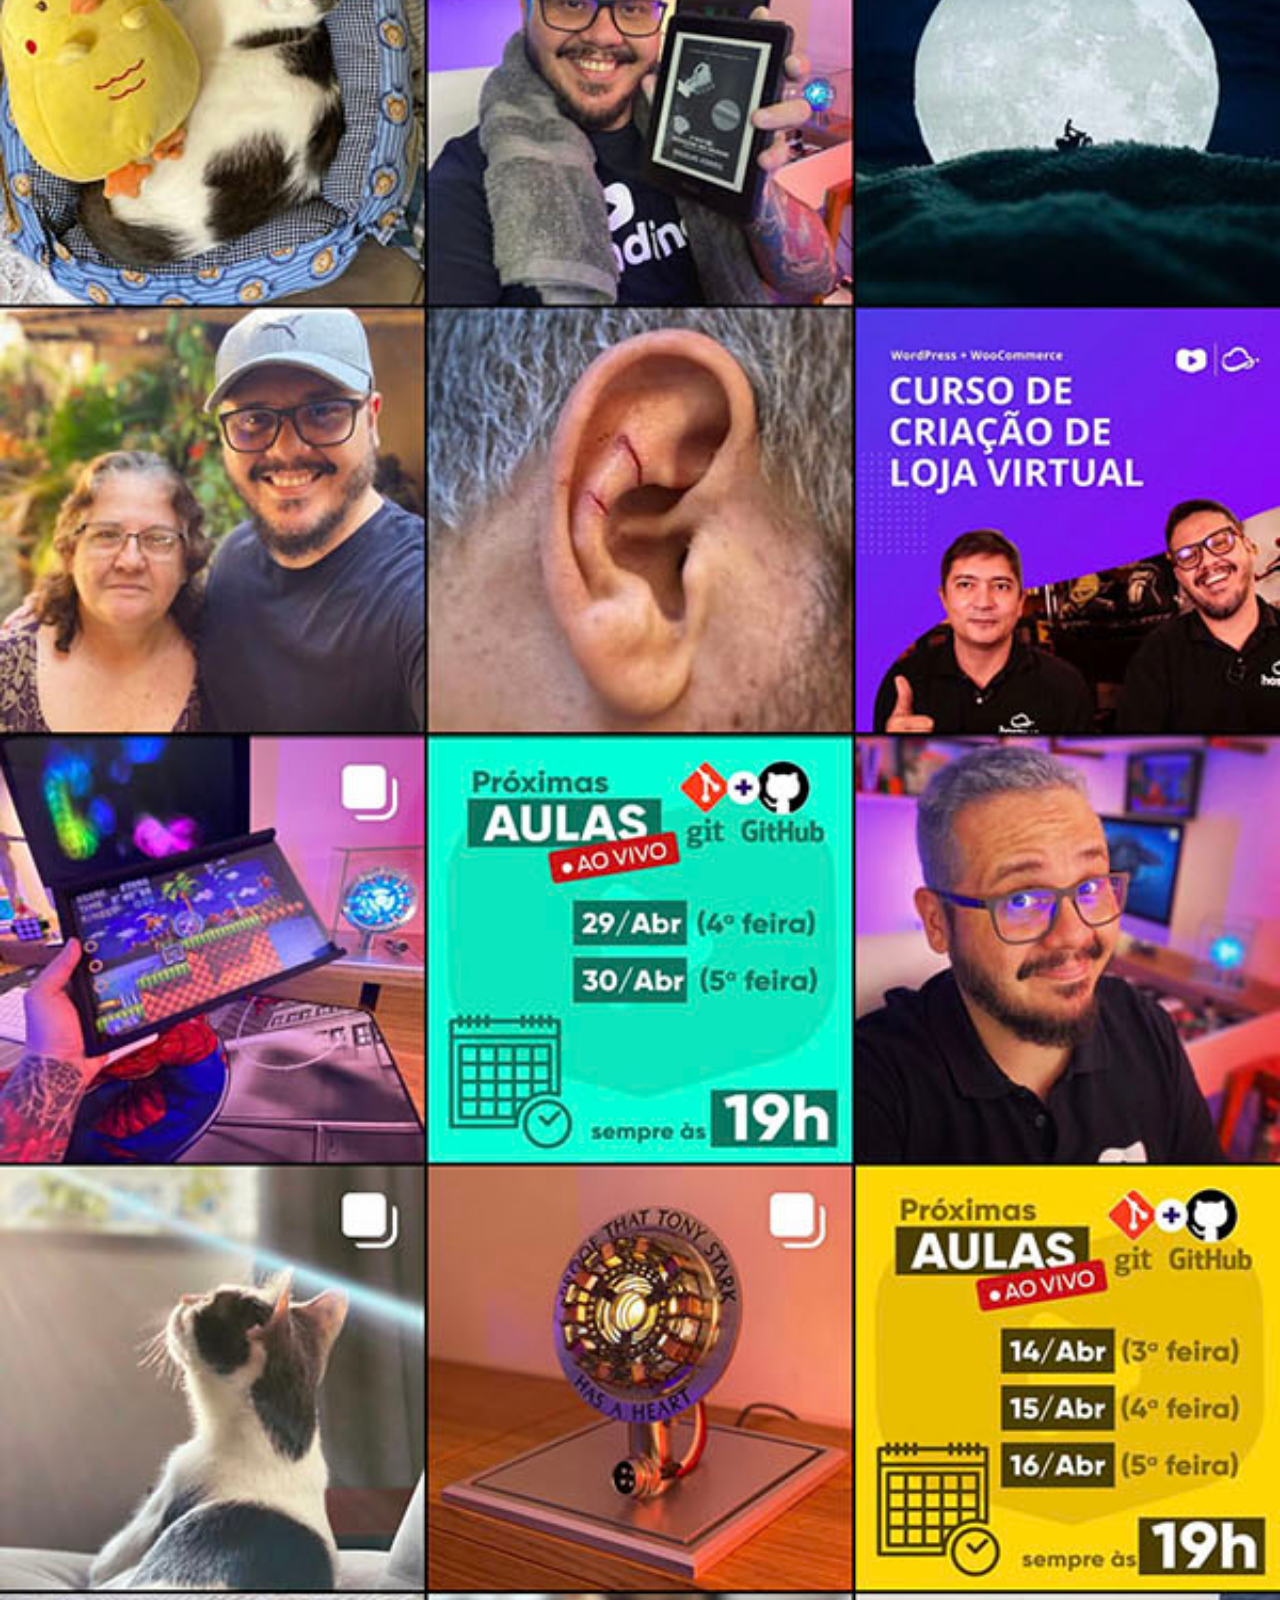
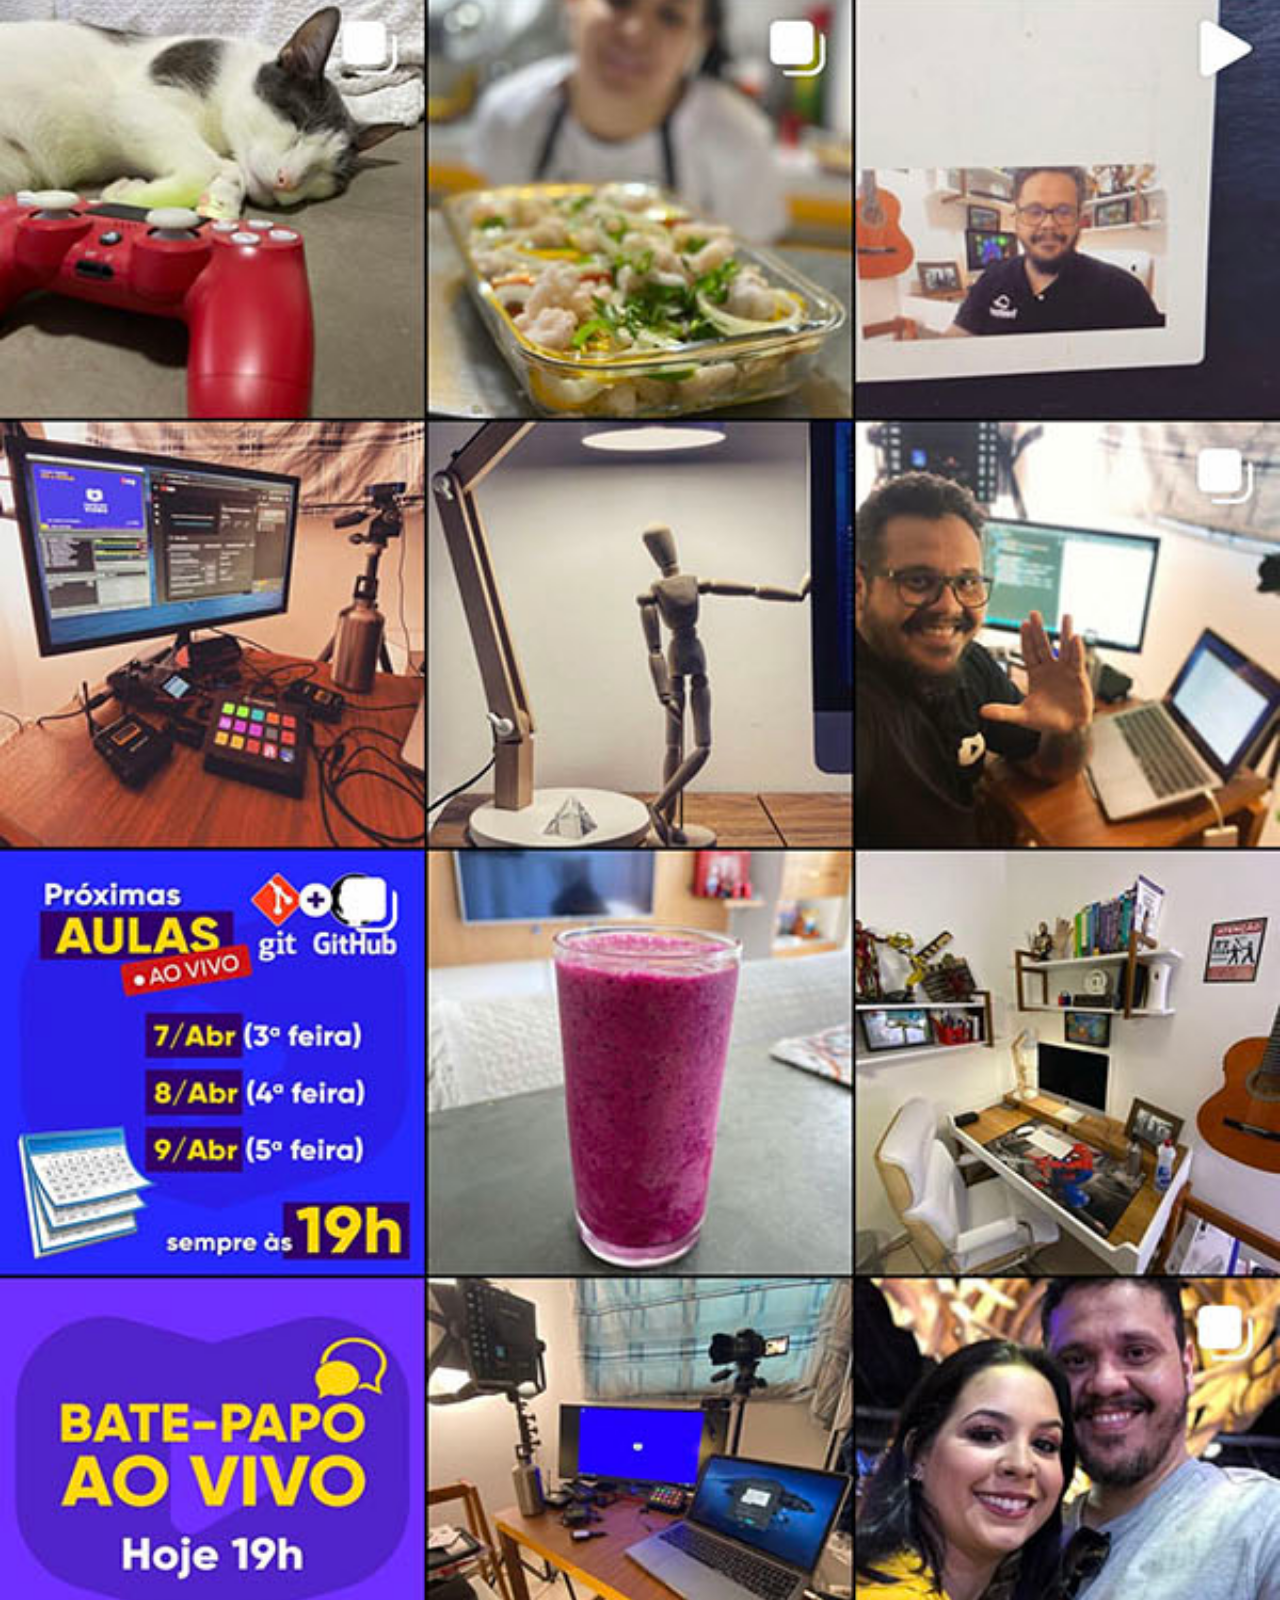
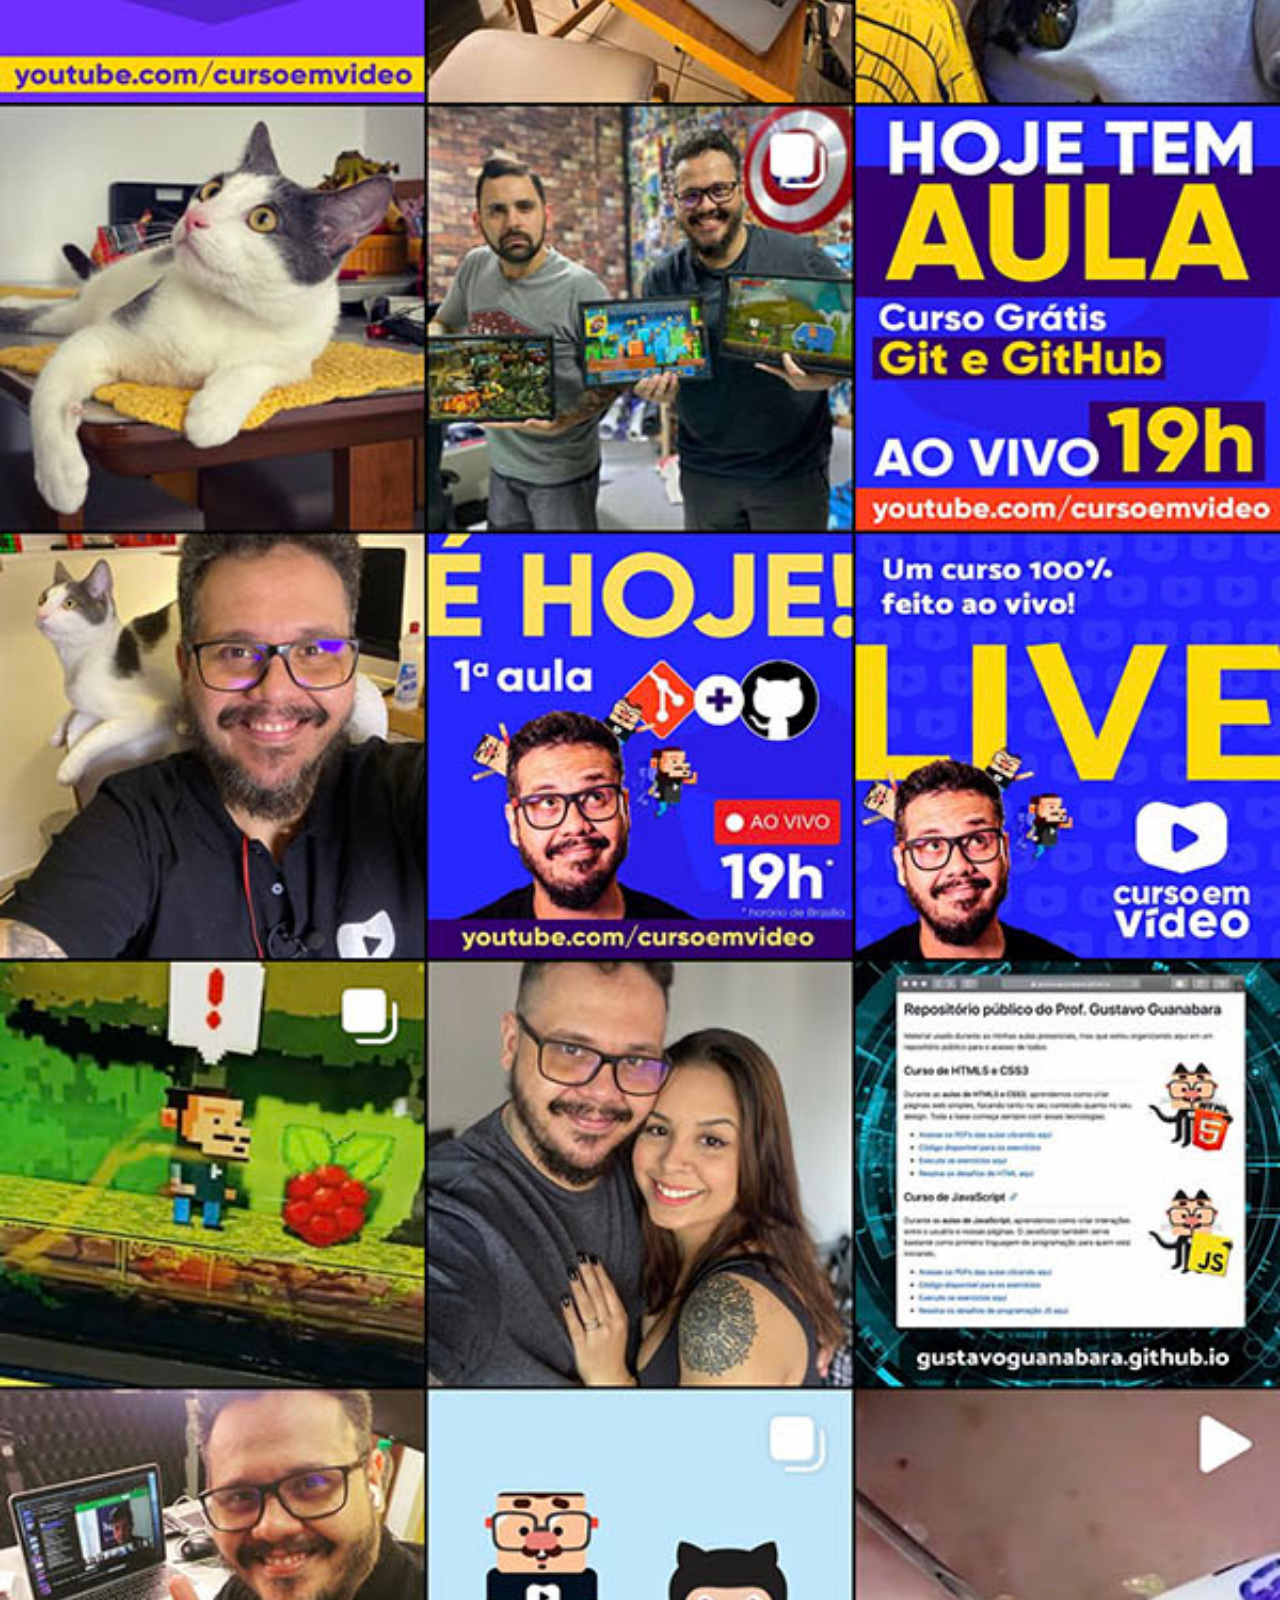
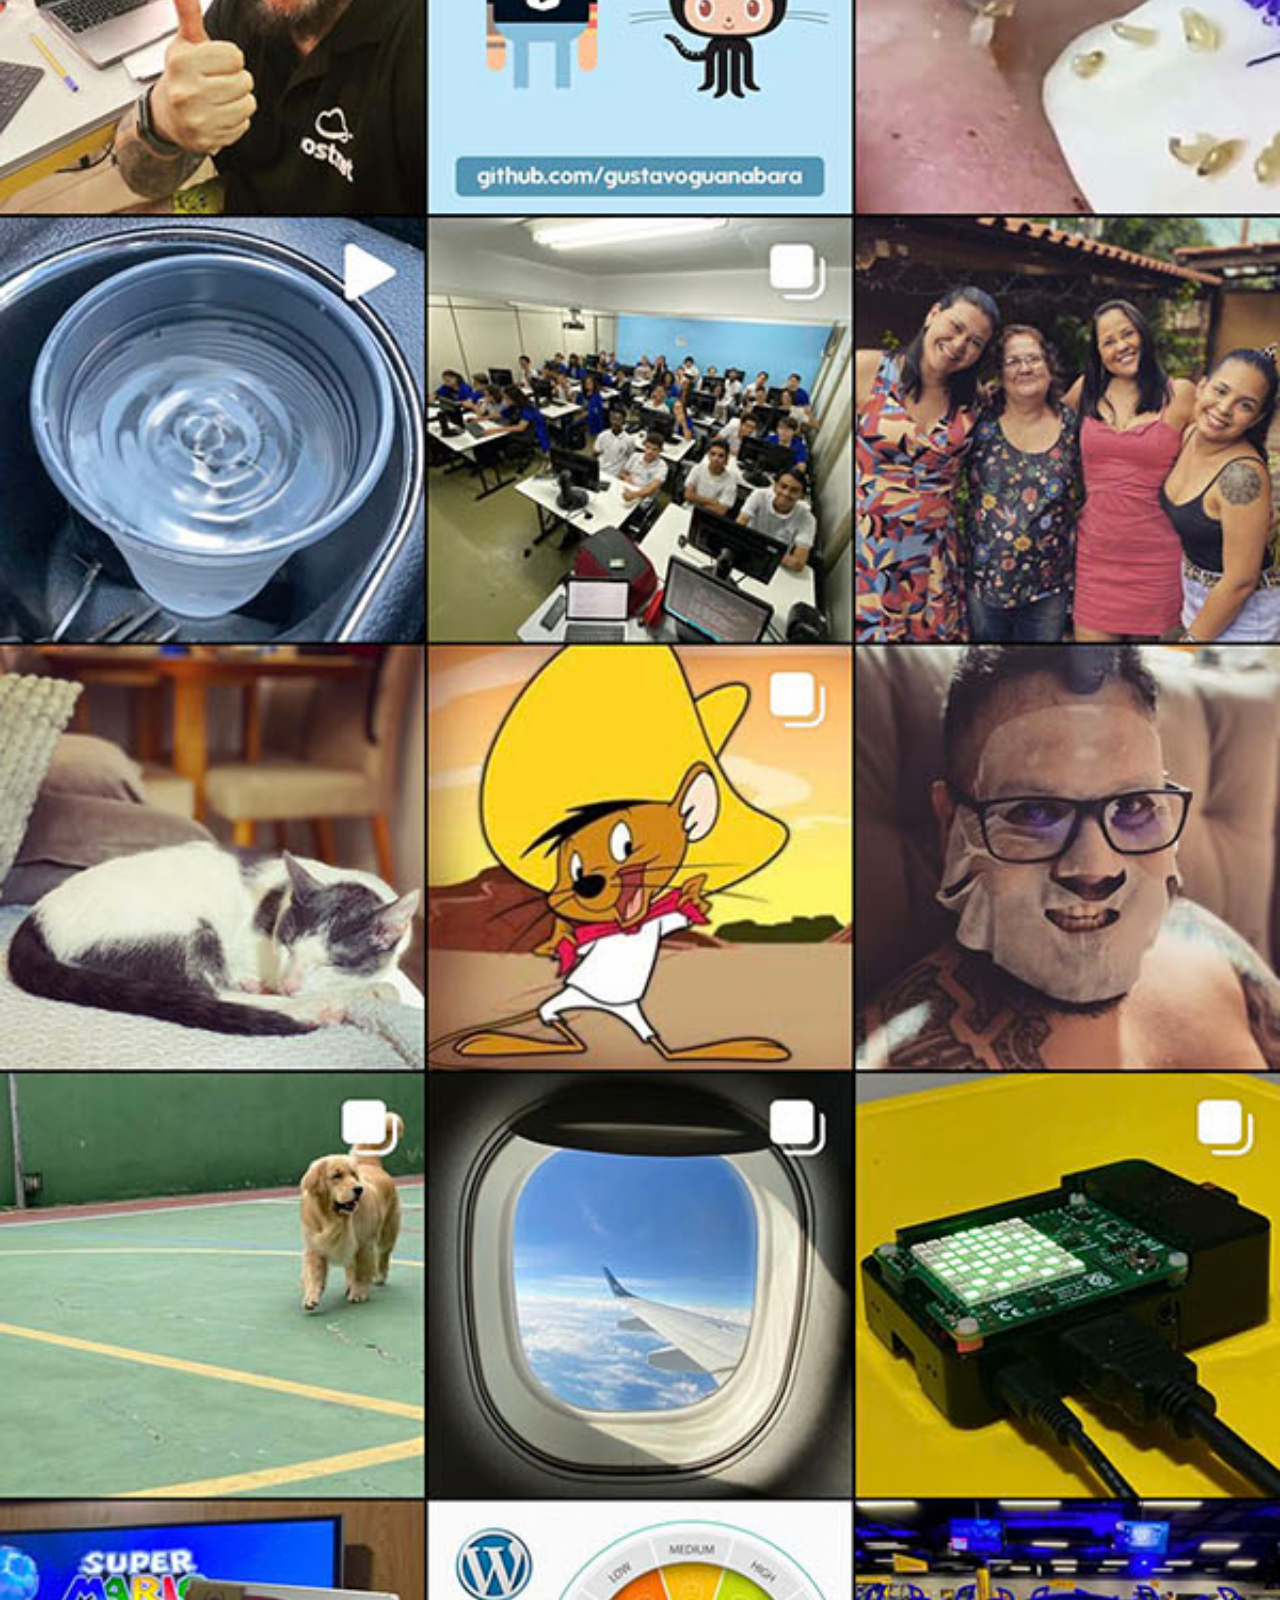
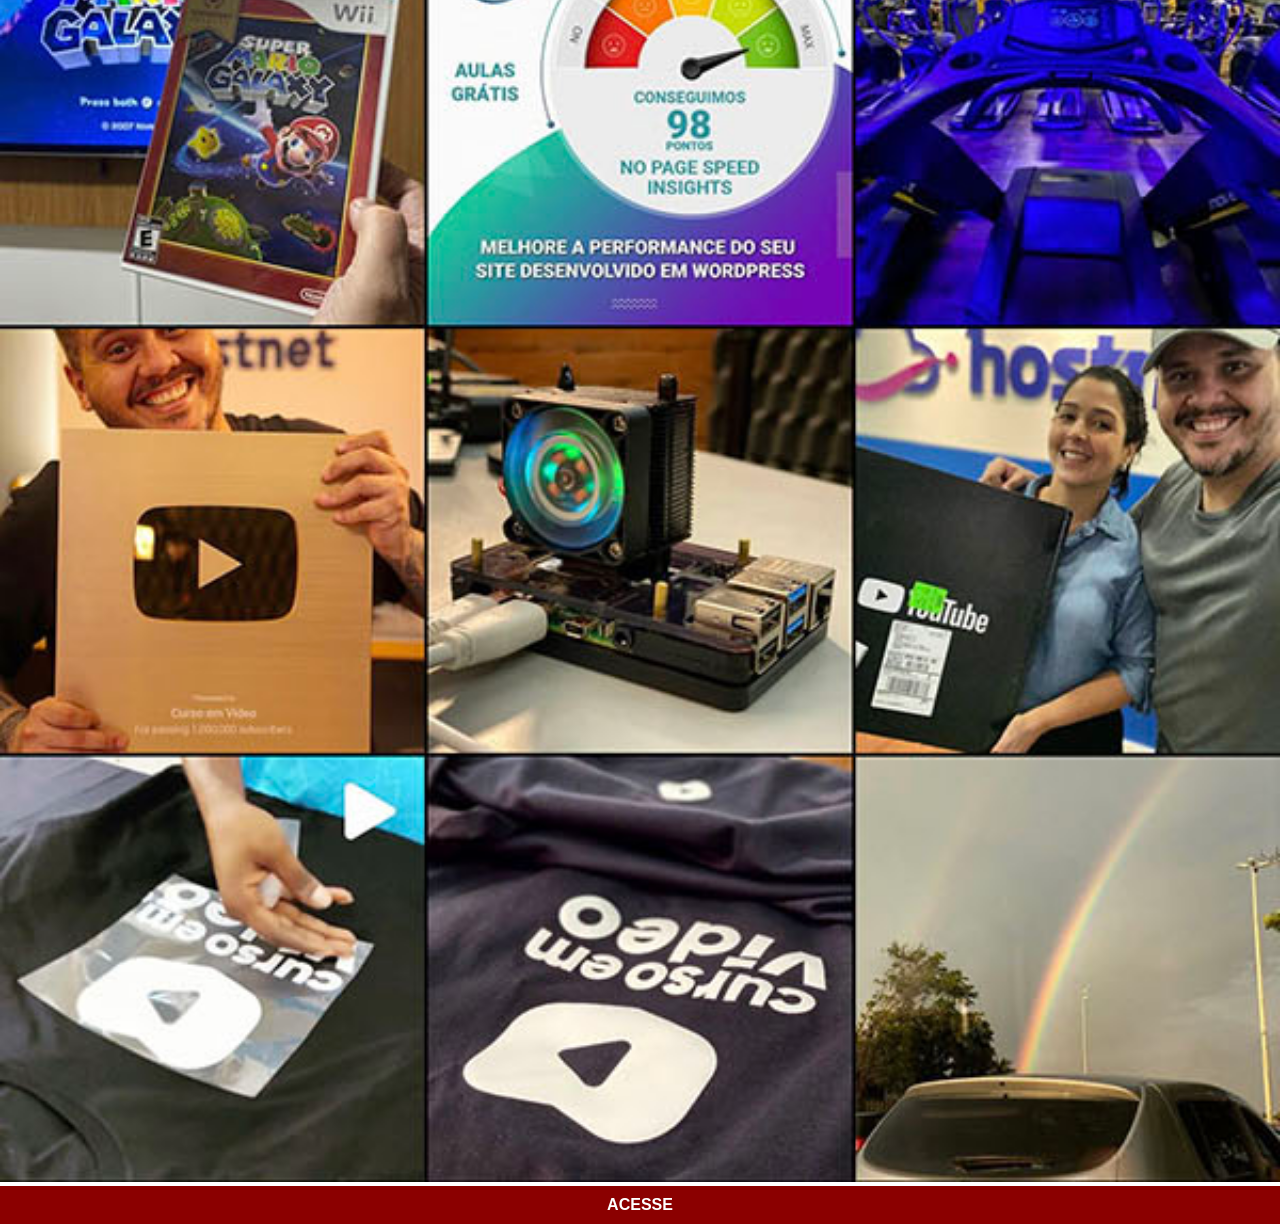
<file: instagram.html>
<!DOCTYPE html>
<html lang="pt-br">
<head>
    <meta charset="UTF-8">
    <meta name="viewport" content="width=device-width, initial-scale=1.0">
    <title>Instagram</title>
    <link rel="stylesheet" href="estilos/sociais.css">
</head>
<body>
    <img src="imagens/tela-instagram.jpg" alt="Instagram">
    <a href="https://www.instagram.com/gustavoguanabara/" target="_blank">ACESSE</a>
</body>
</html>
</file>
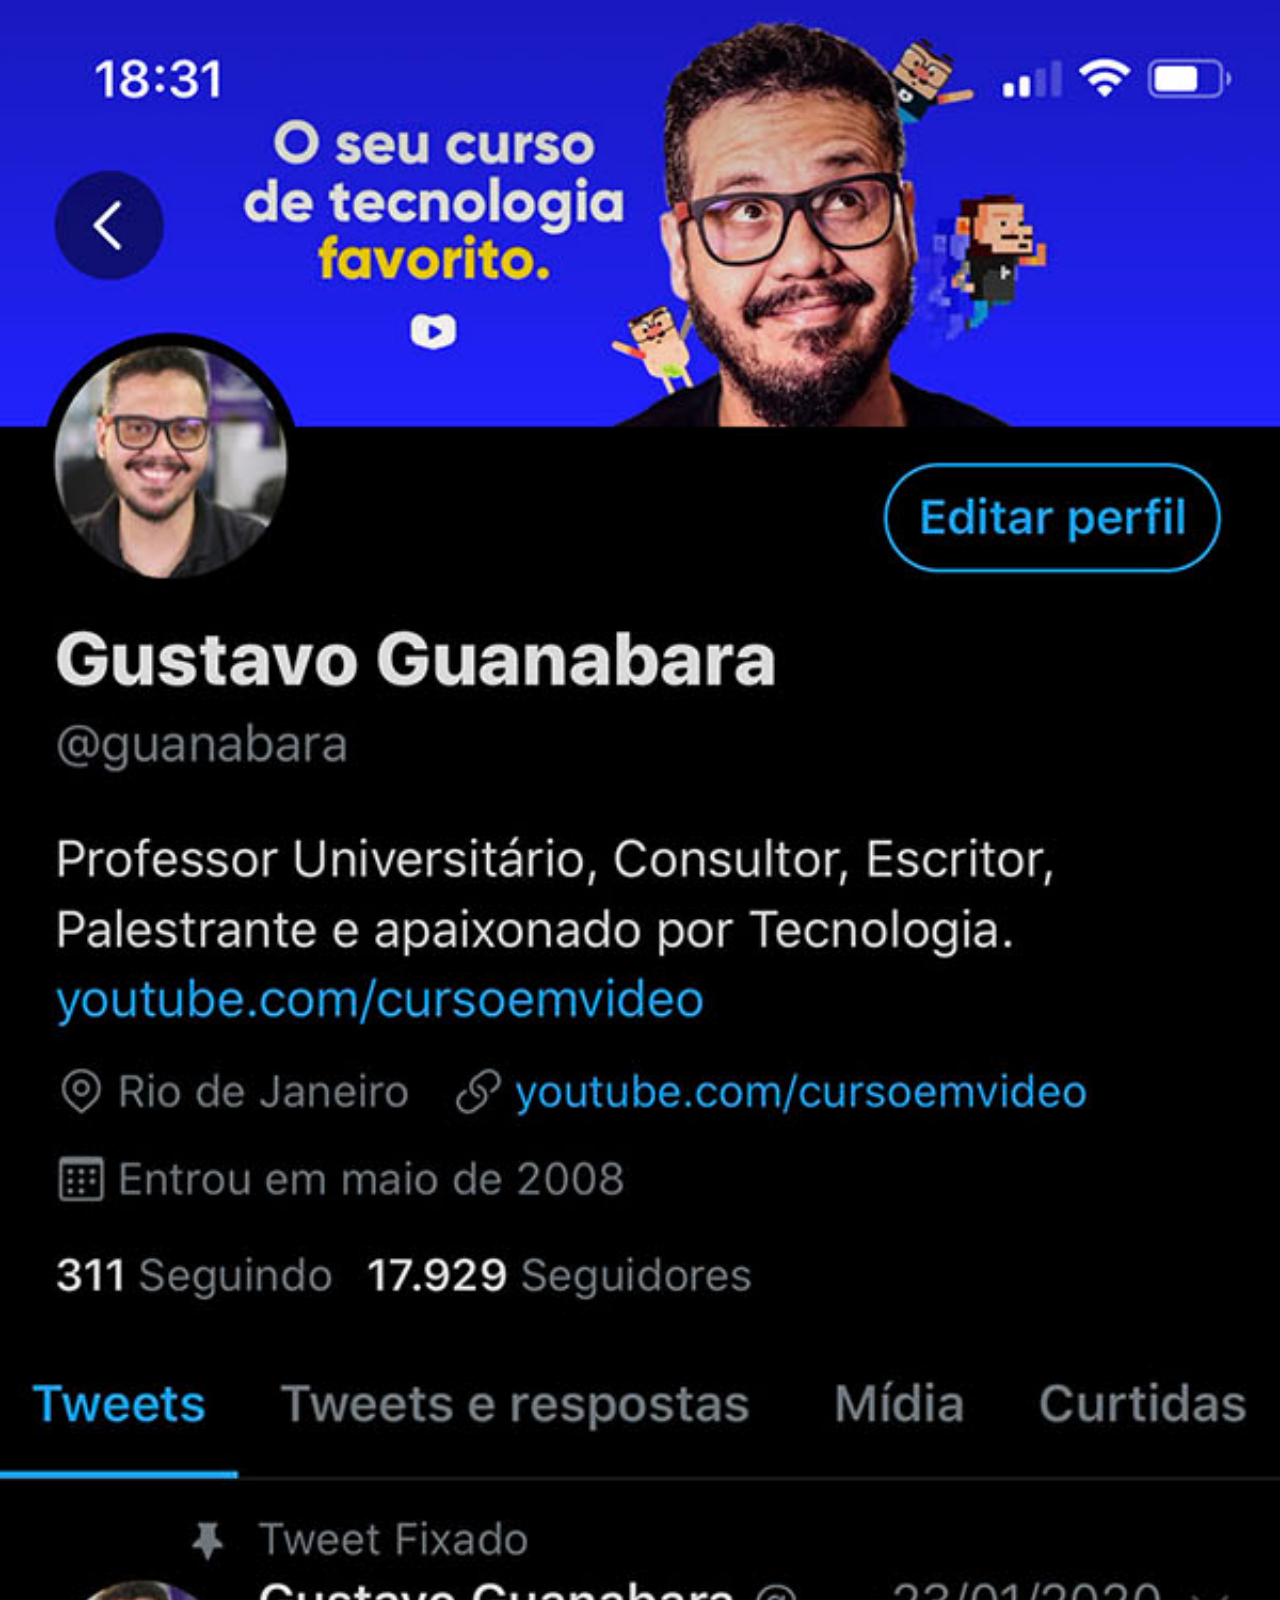
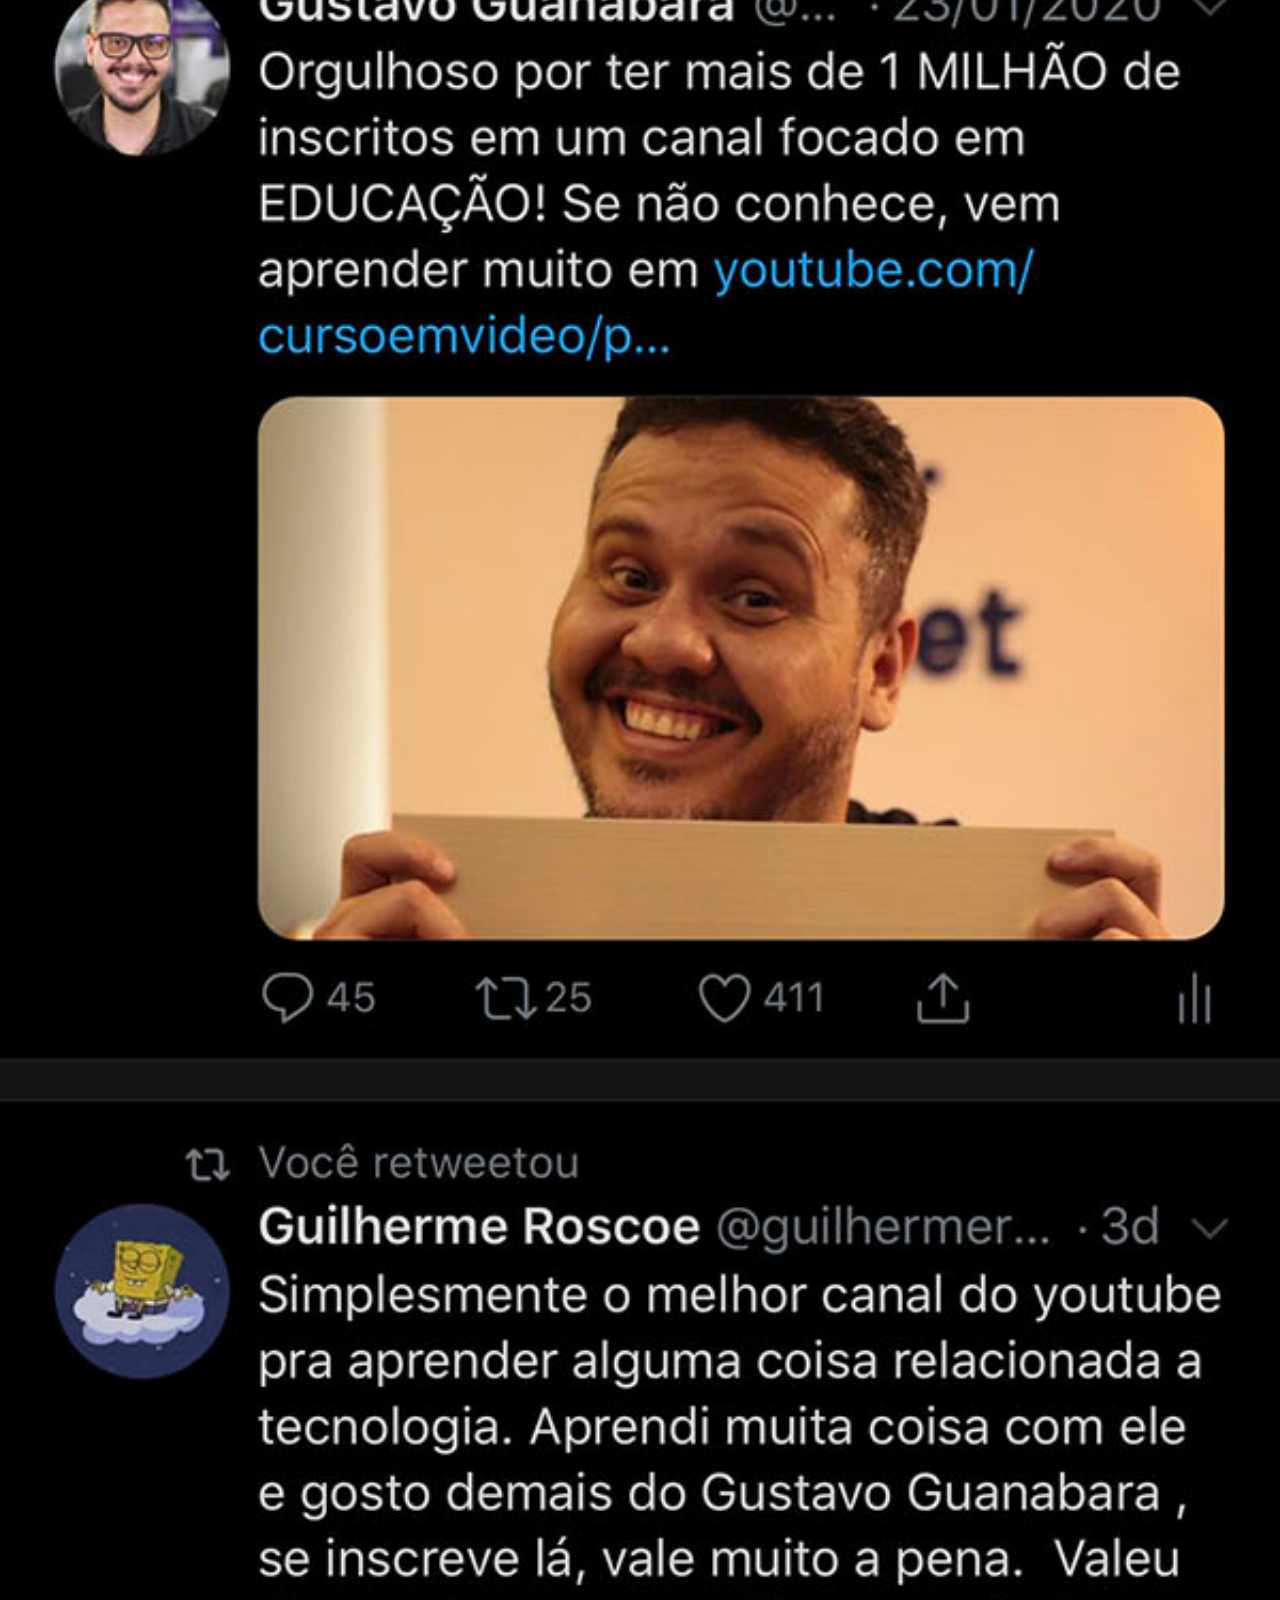
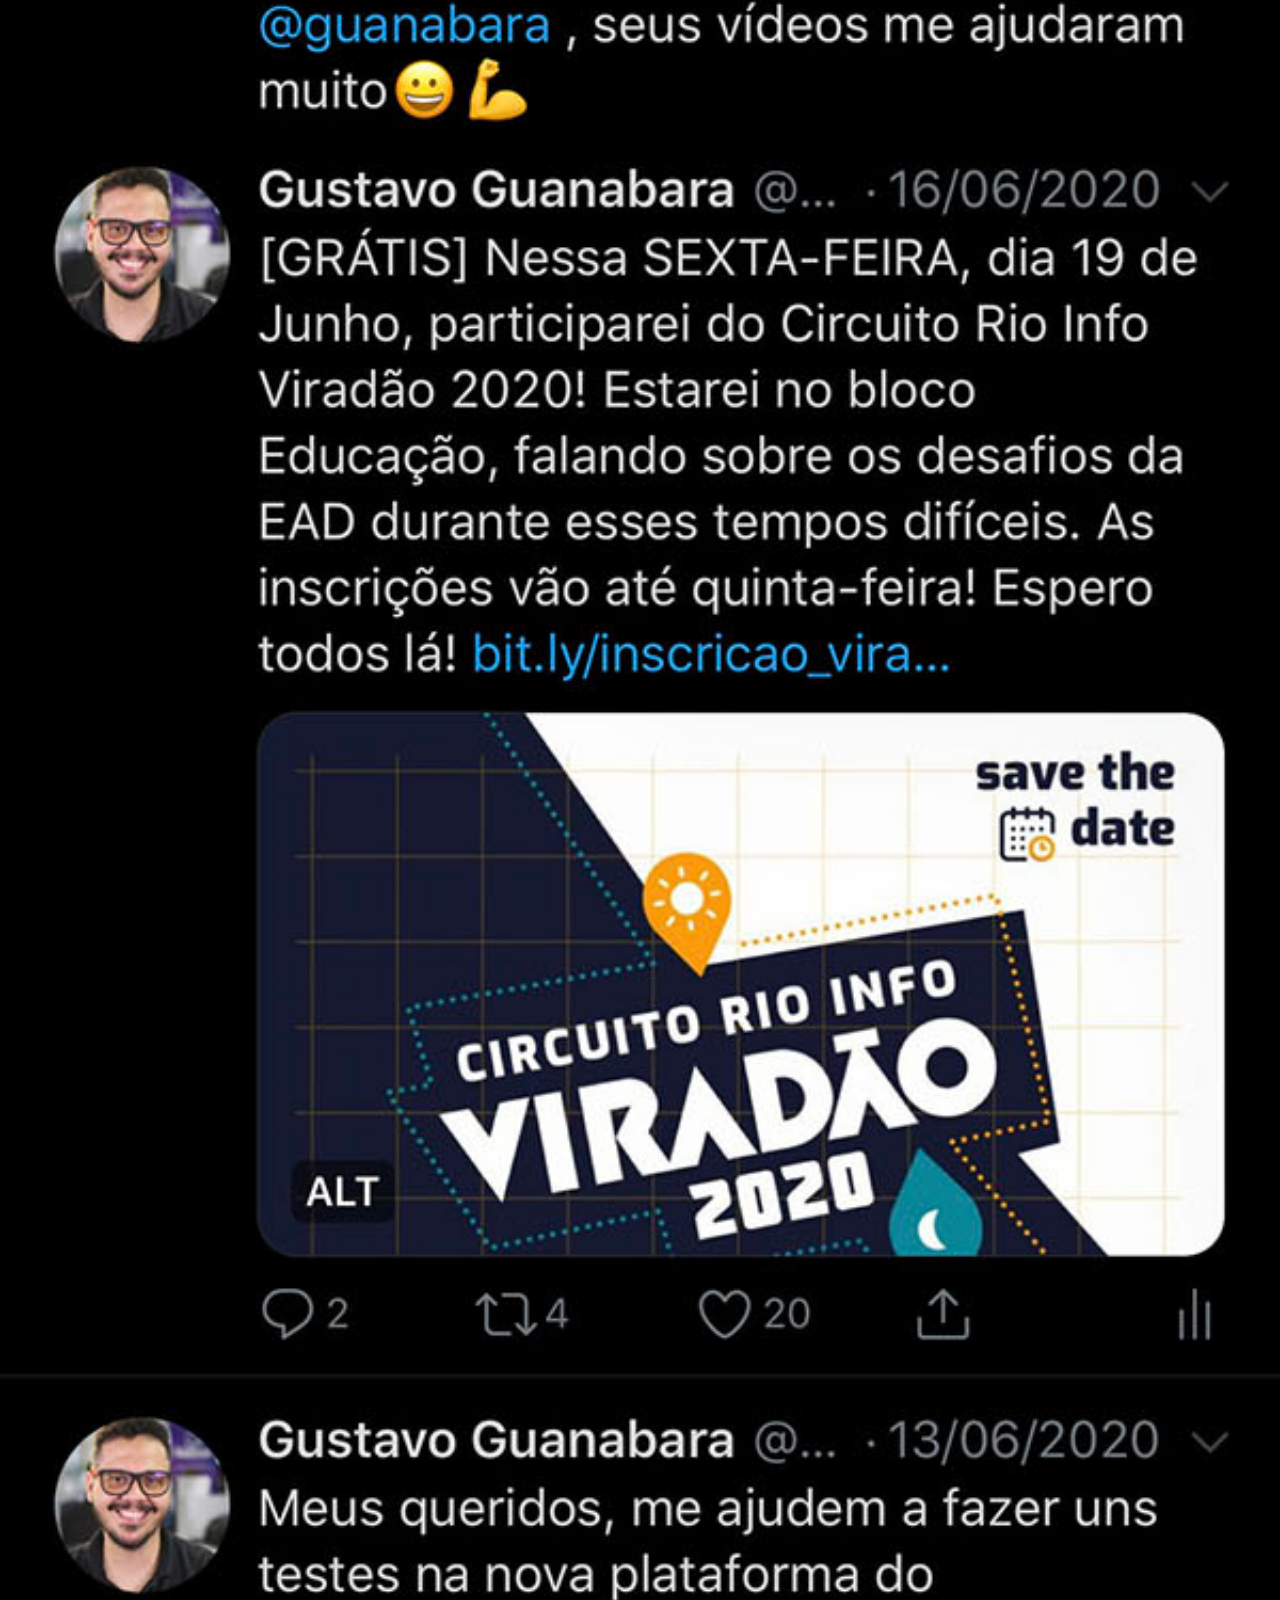
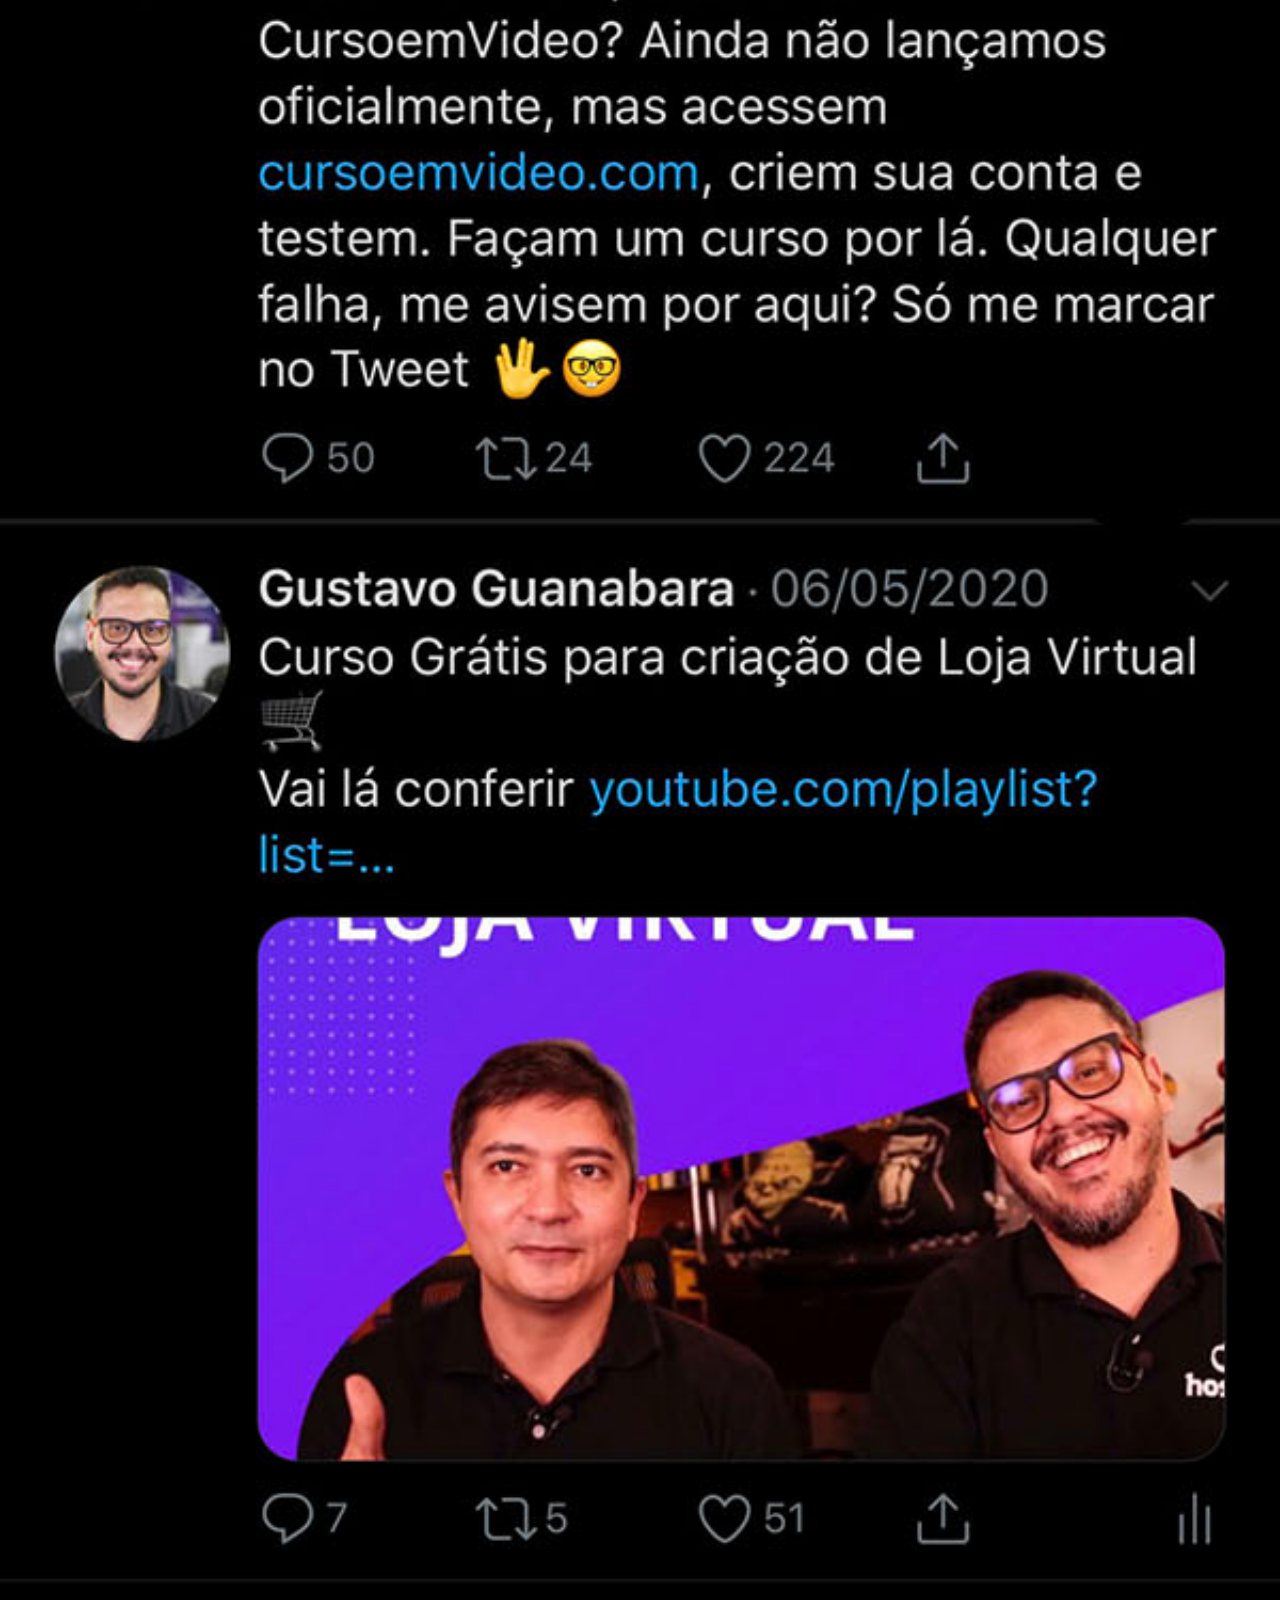
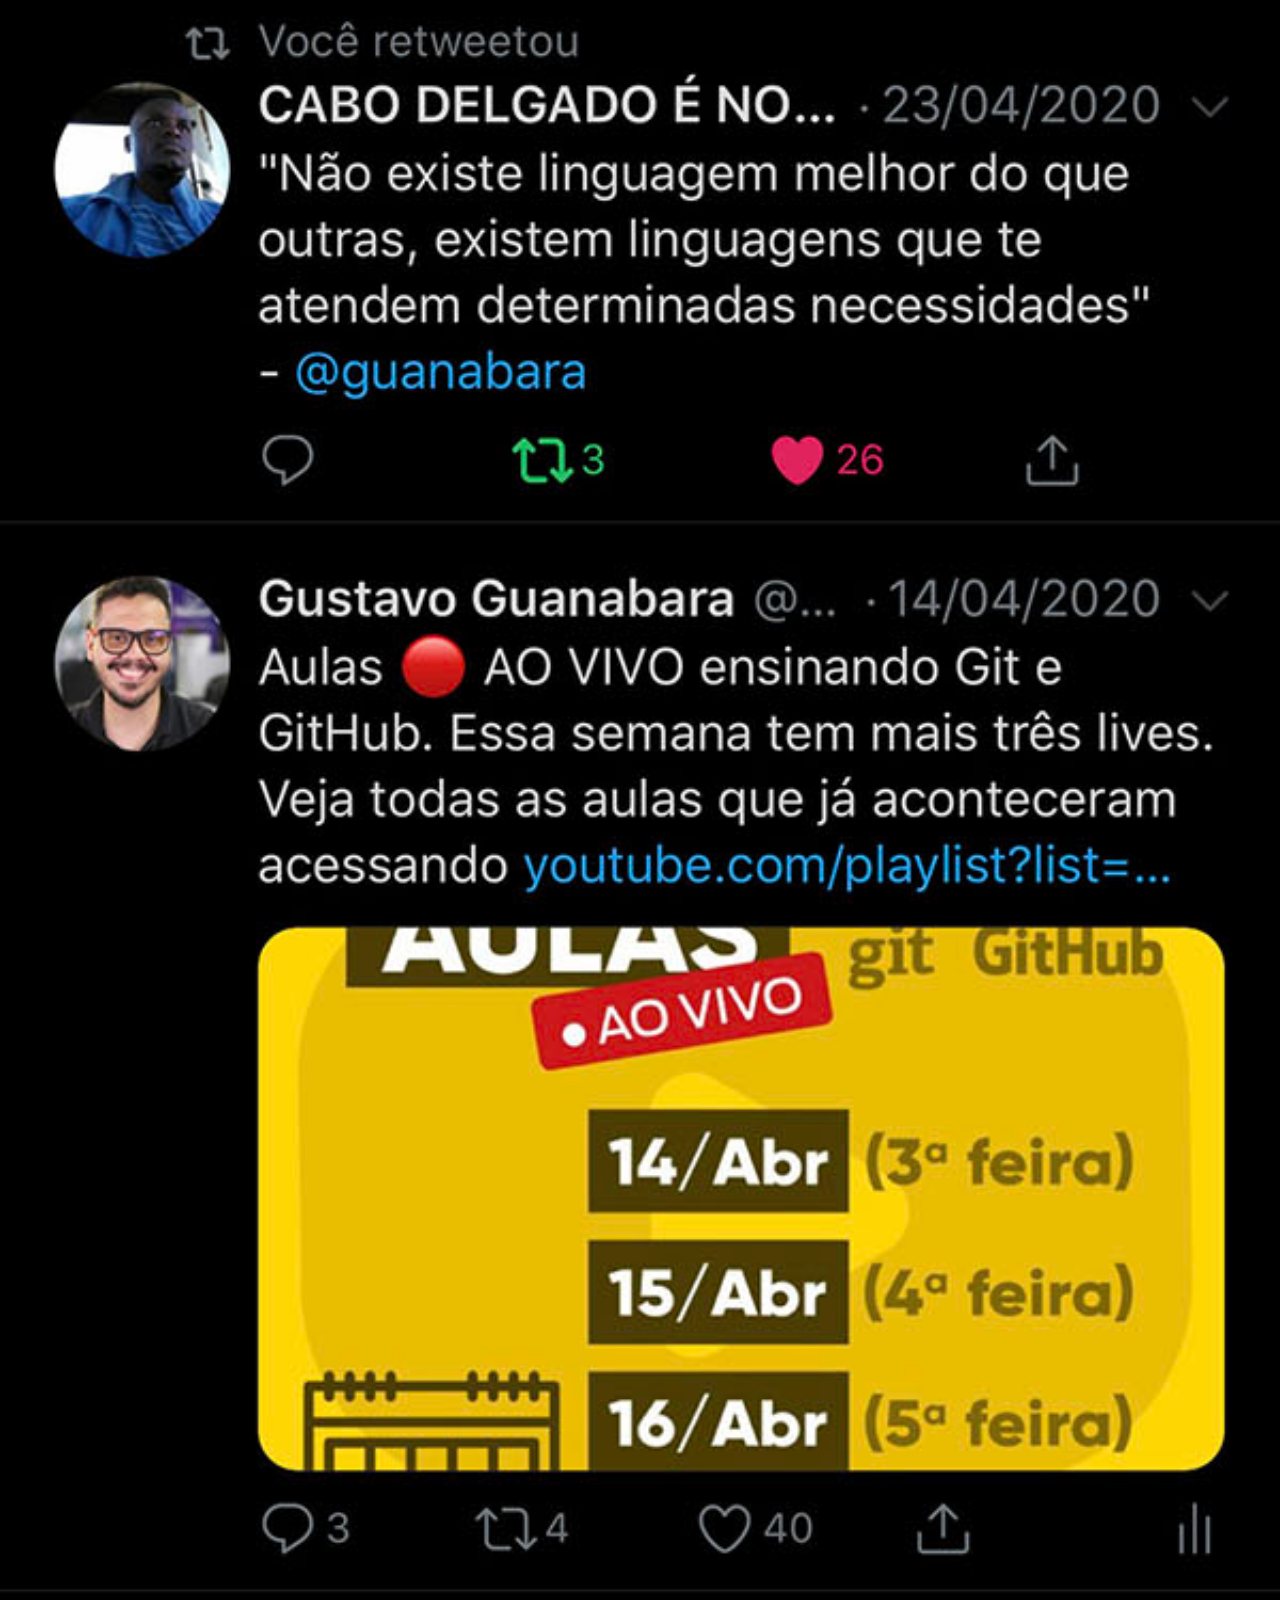
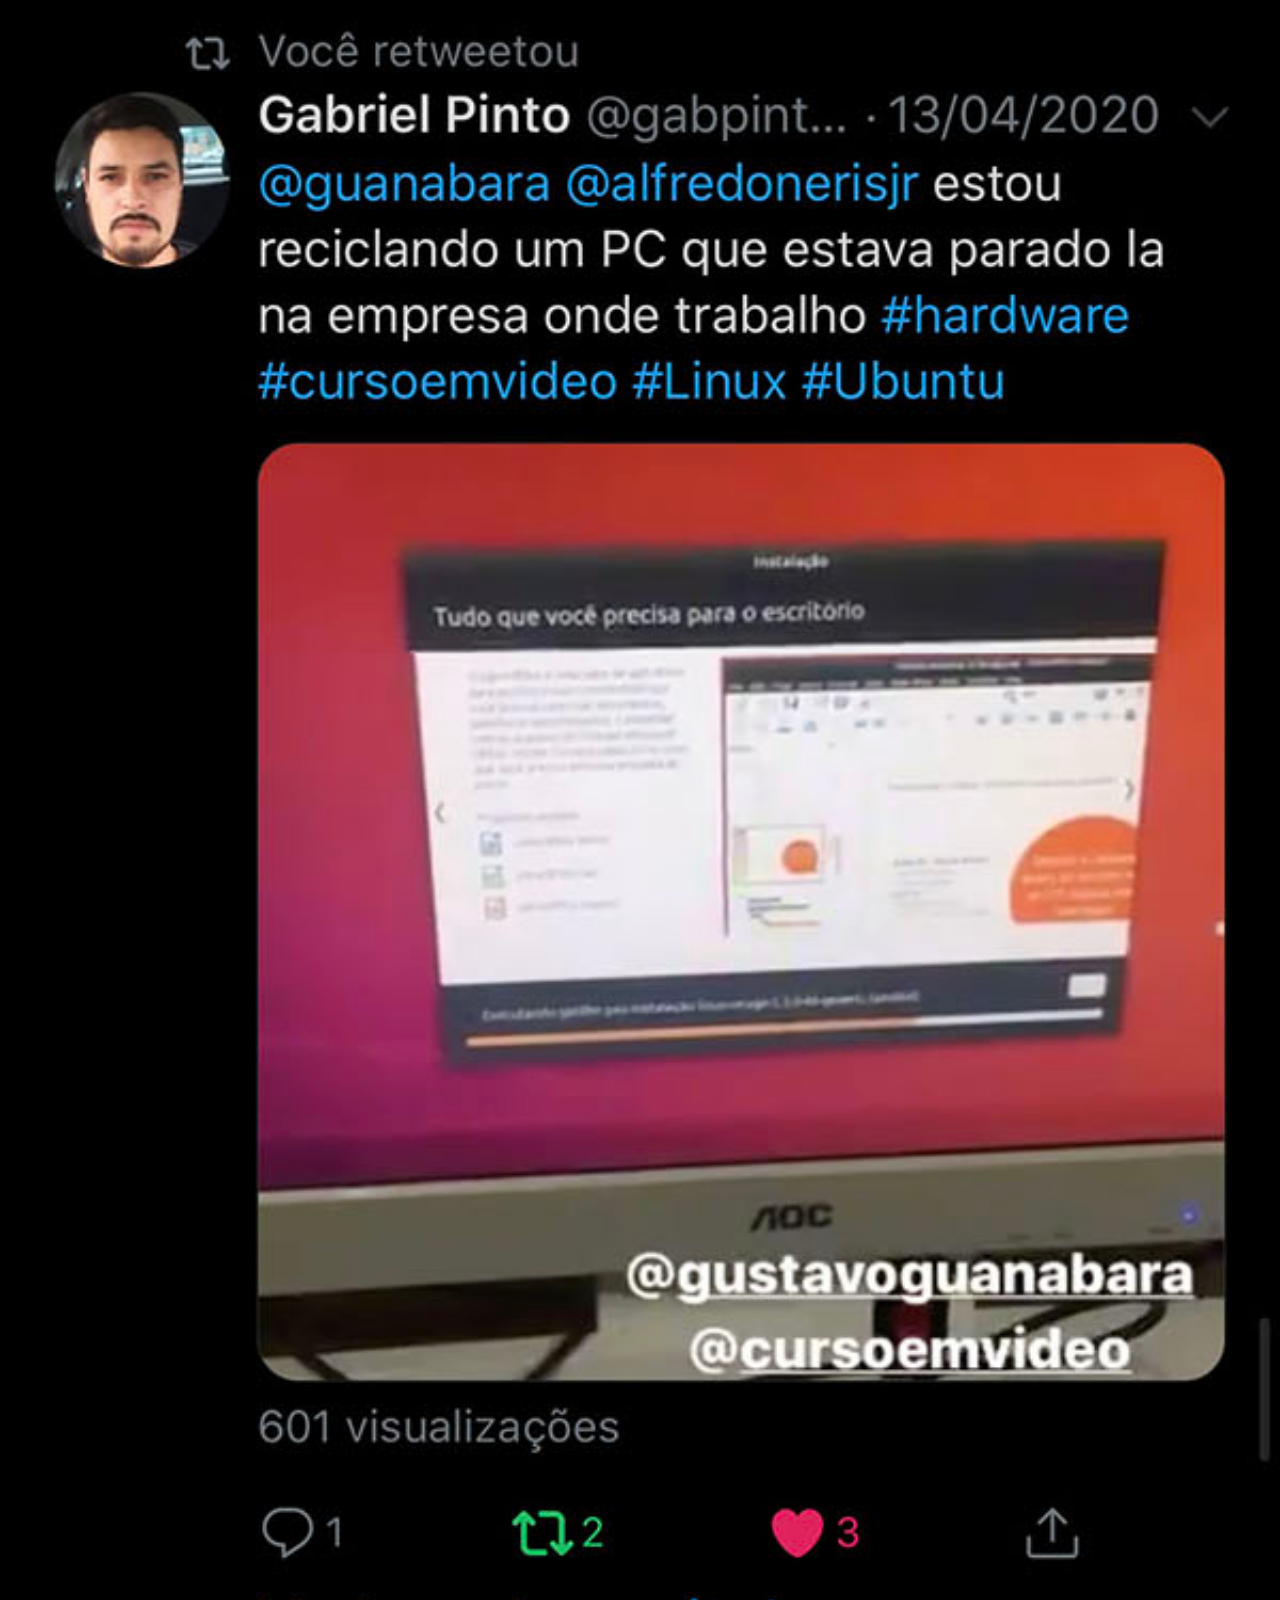
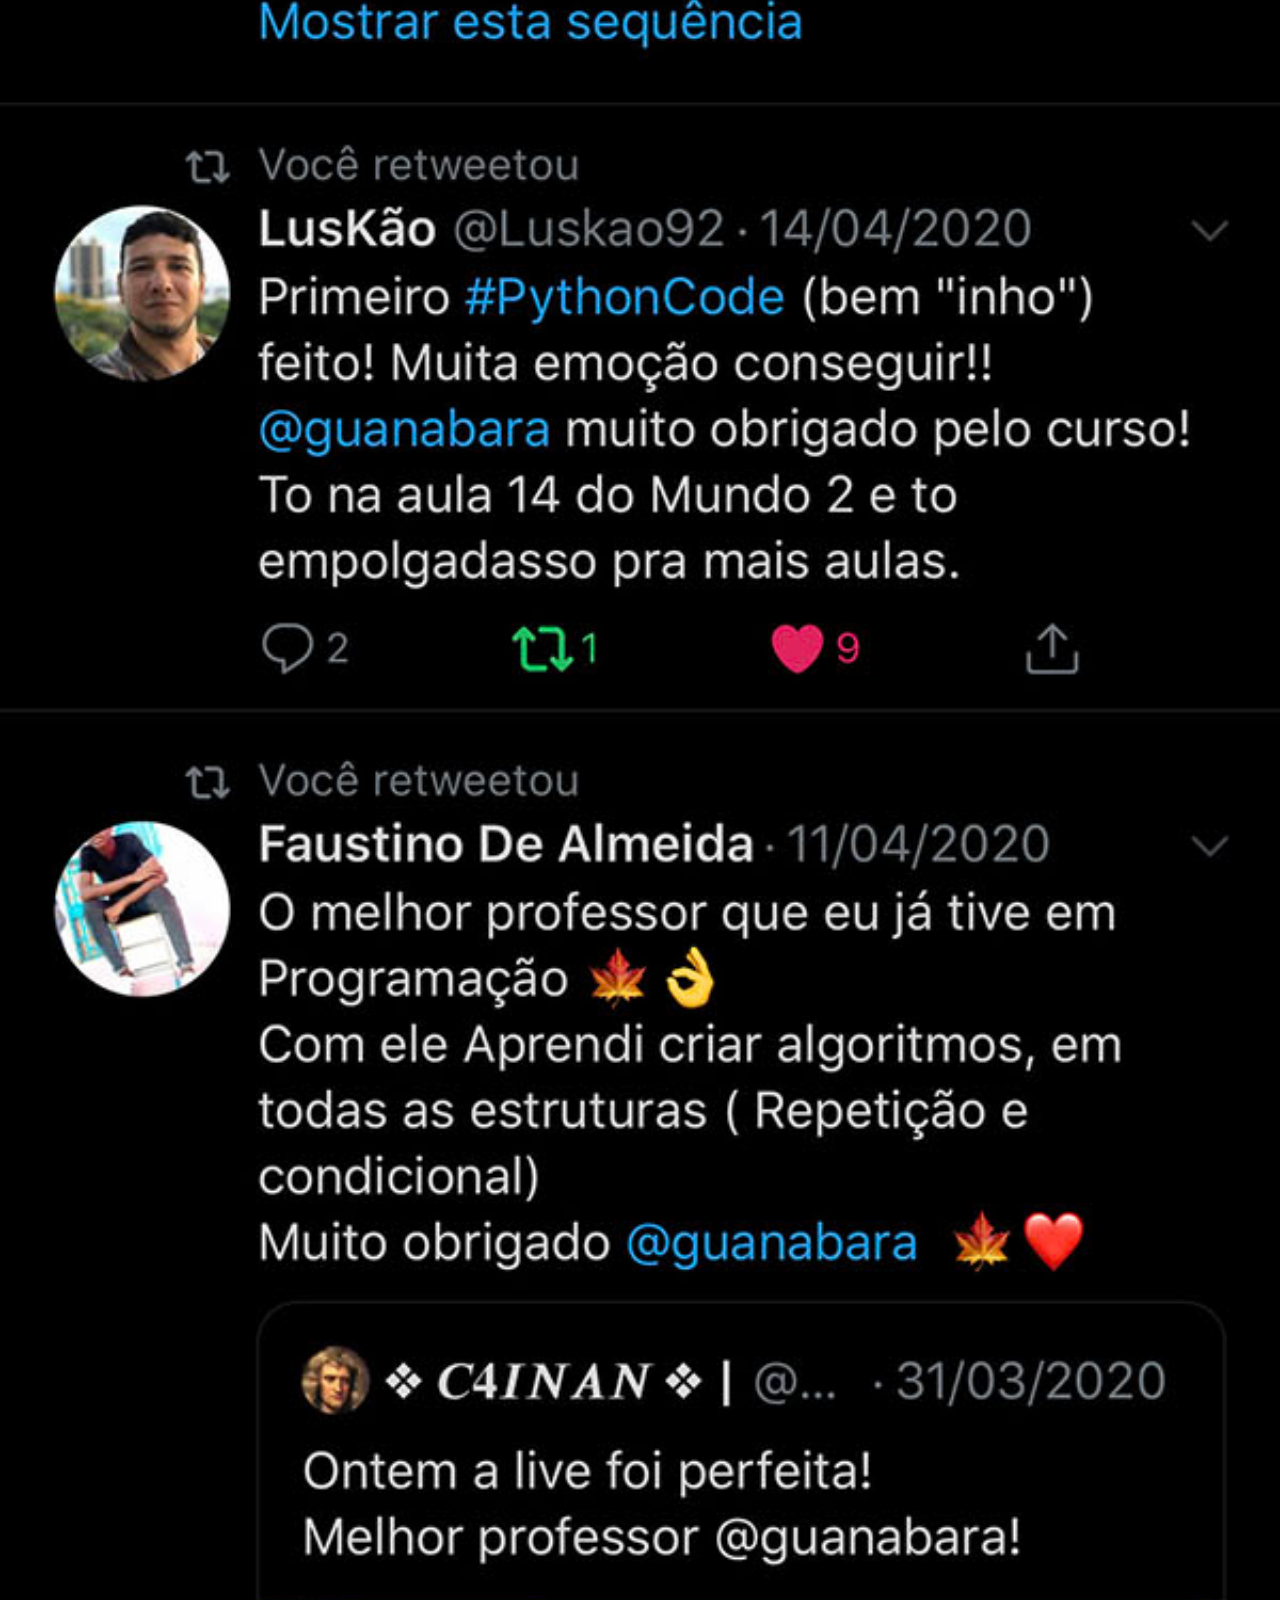
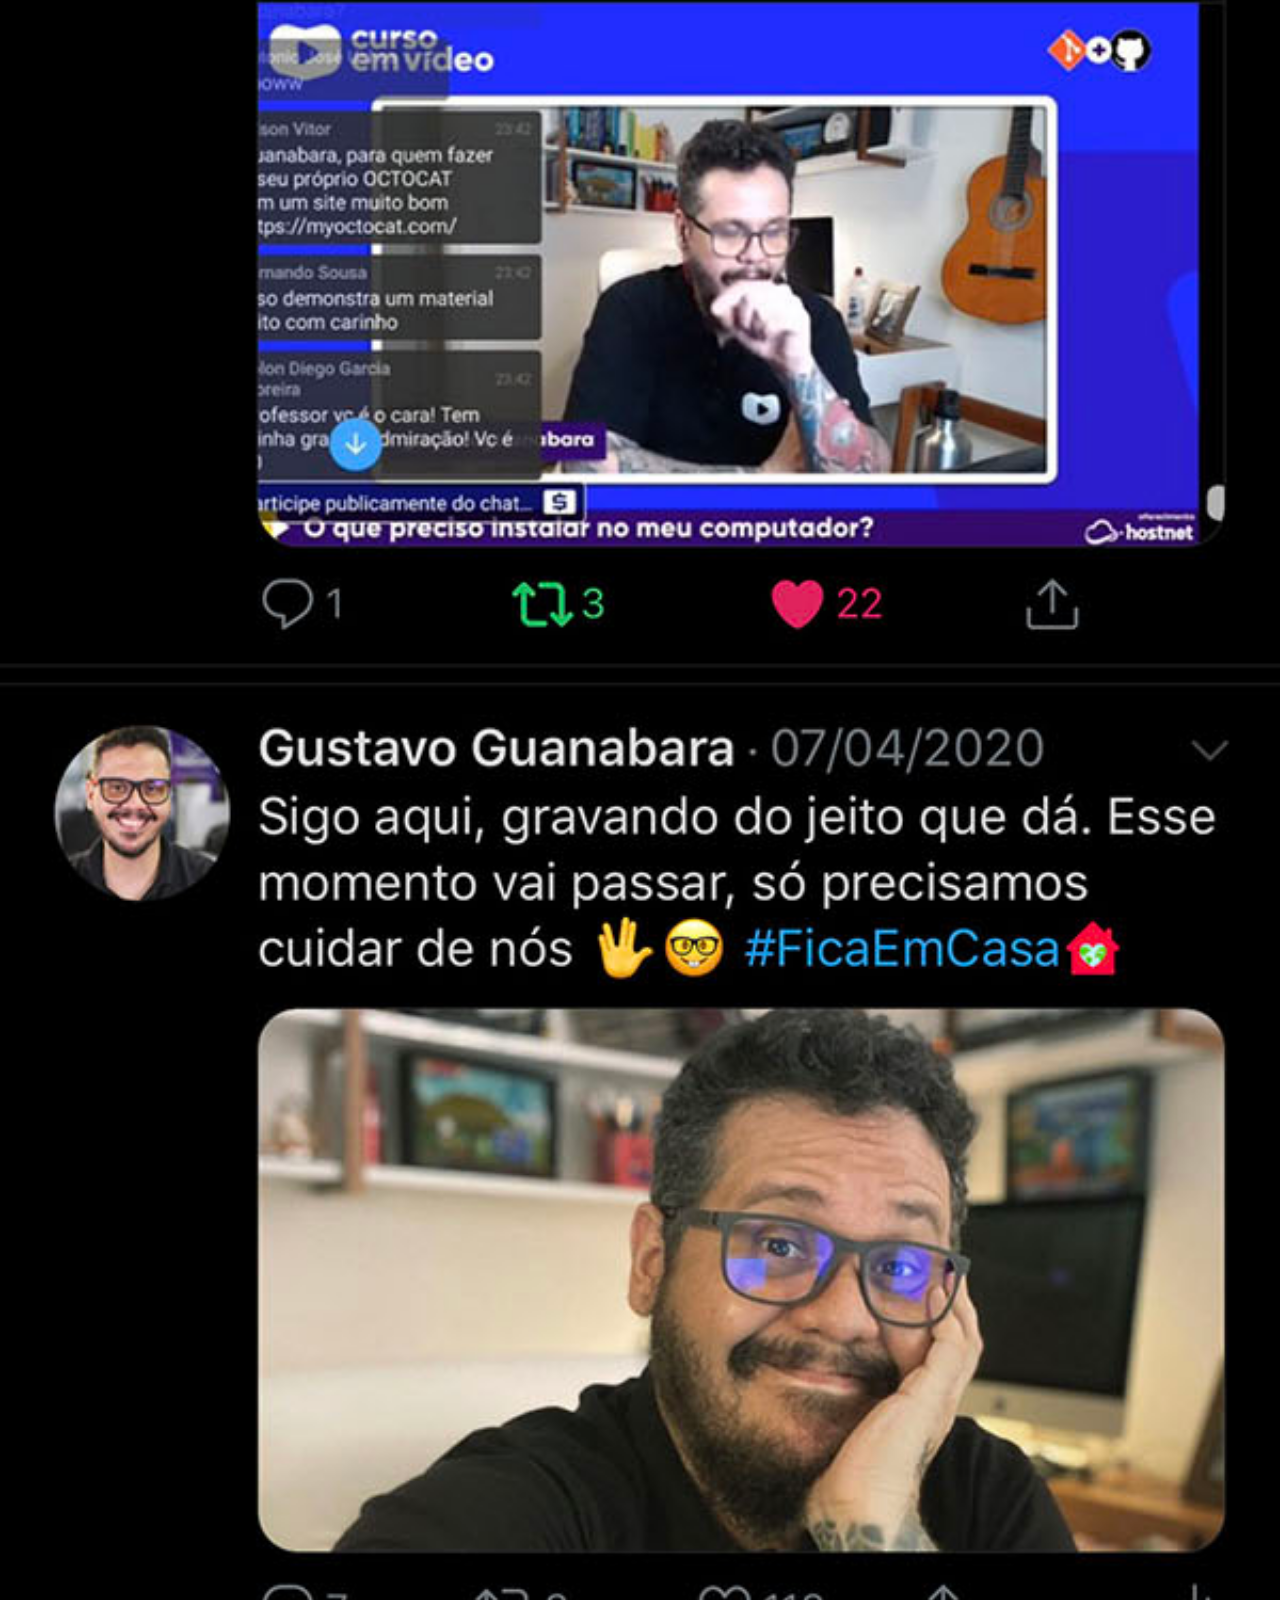
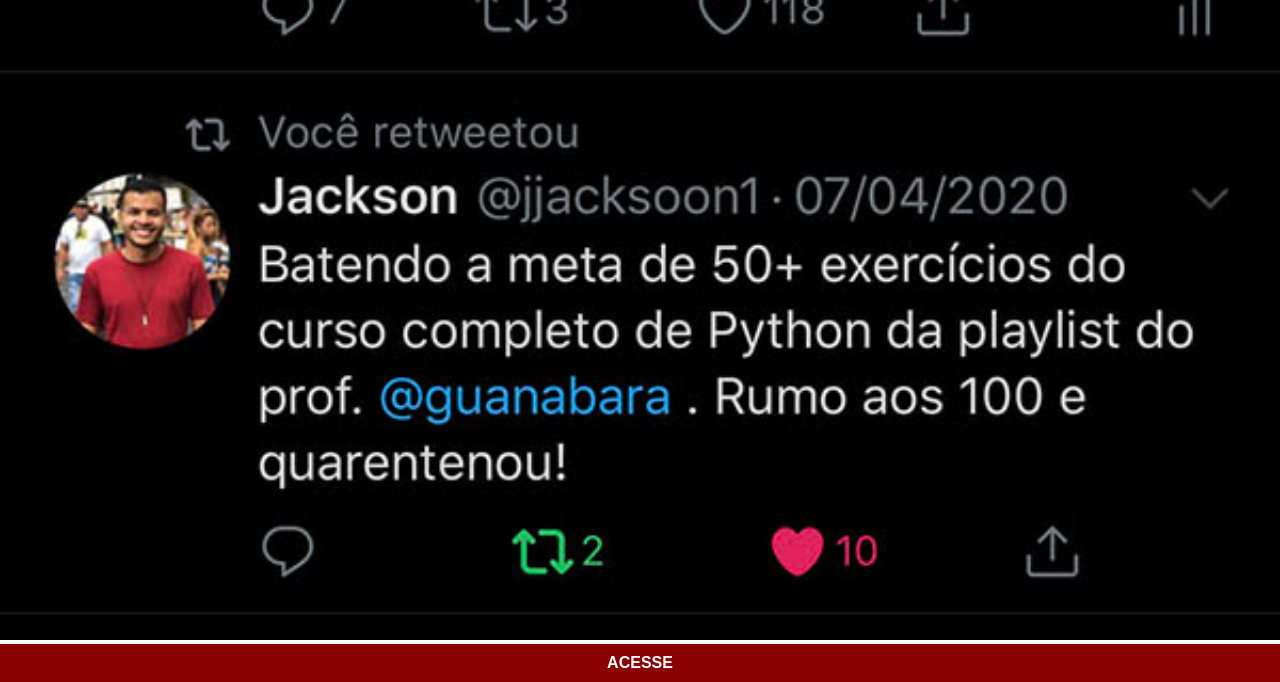
<file: twitter.html>
<!DOCTYPE html>
<html lang="pt-br">
<head>
    <meta charset="UTF-8">
    <meta name="viewport" content="width=device-width, initial-scale=1.0">
    <title>Twitter</title>
    <link rel="stylesheet" href="estilos/sociais.css">
</head>
<body>
    <img src="imagens/tela-twitter.jpg" alt="Twitter">
    <a href="https://twitter.com/guanabara" target="_blank">ACESSE</a>
</body>
</html>
</file>
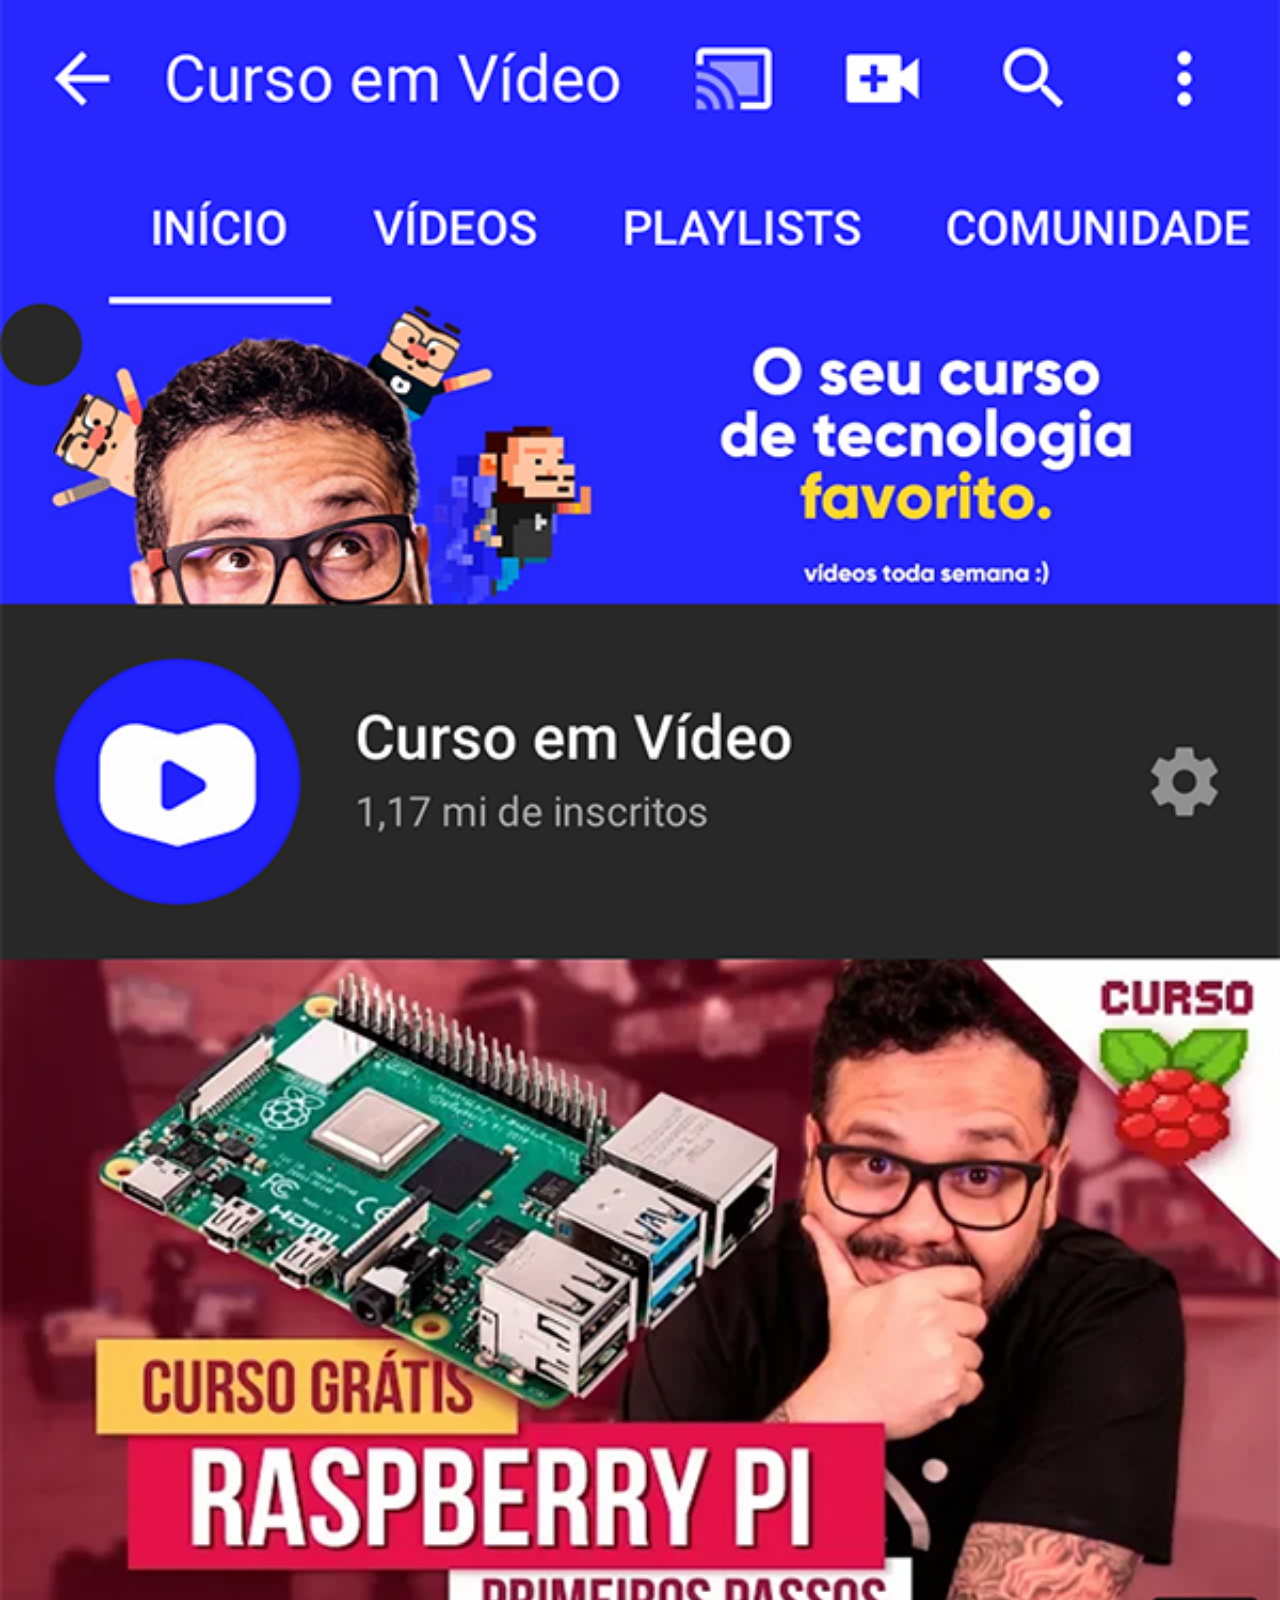
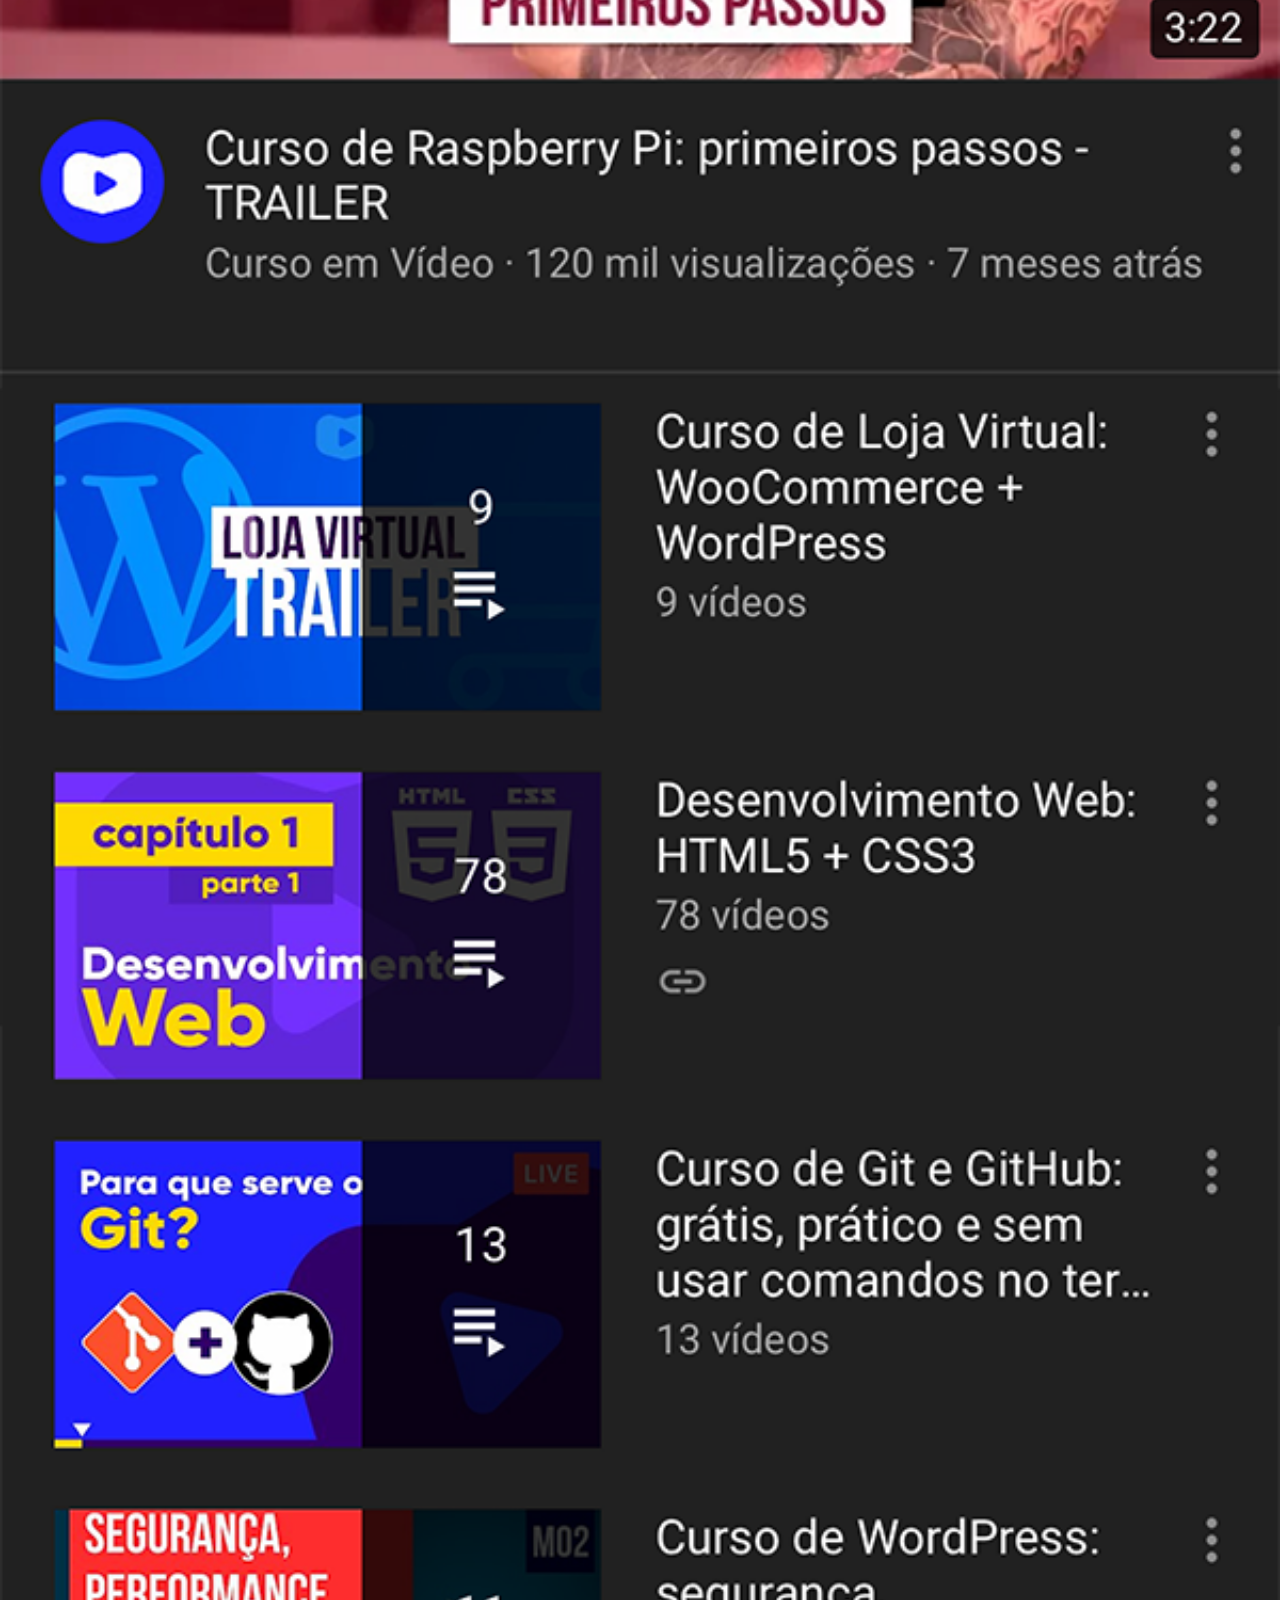
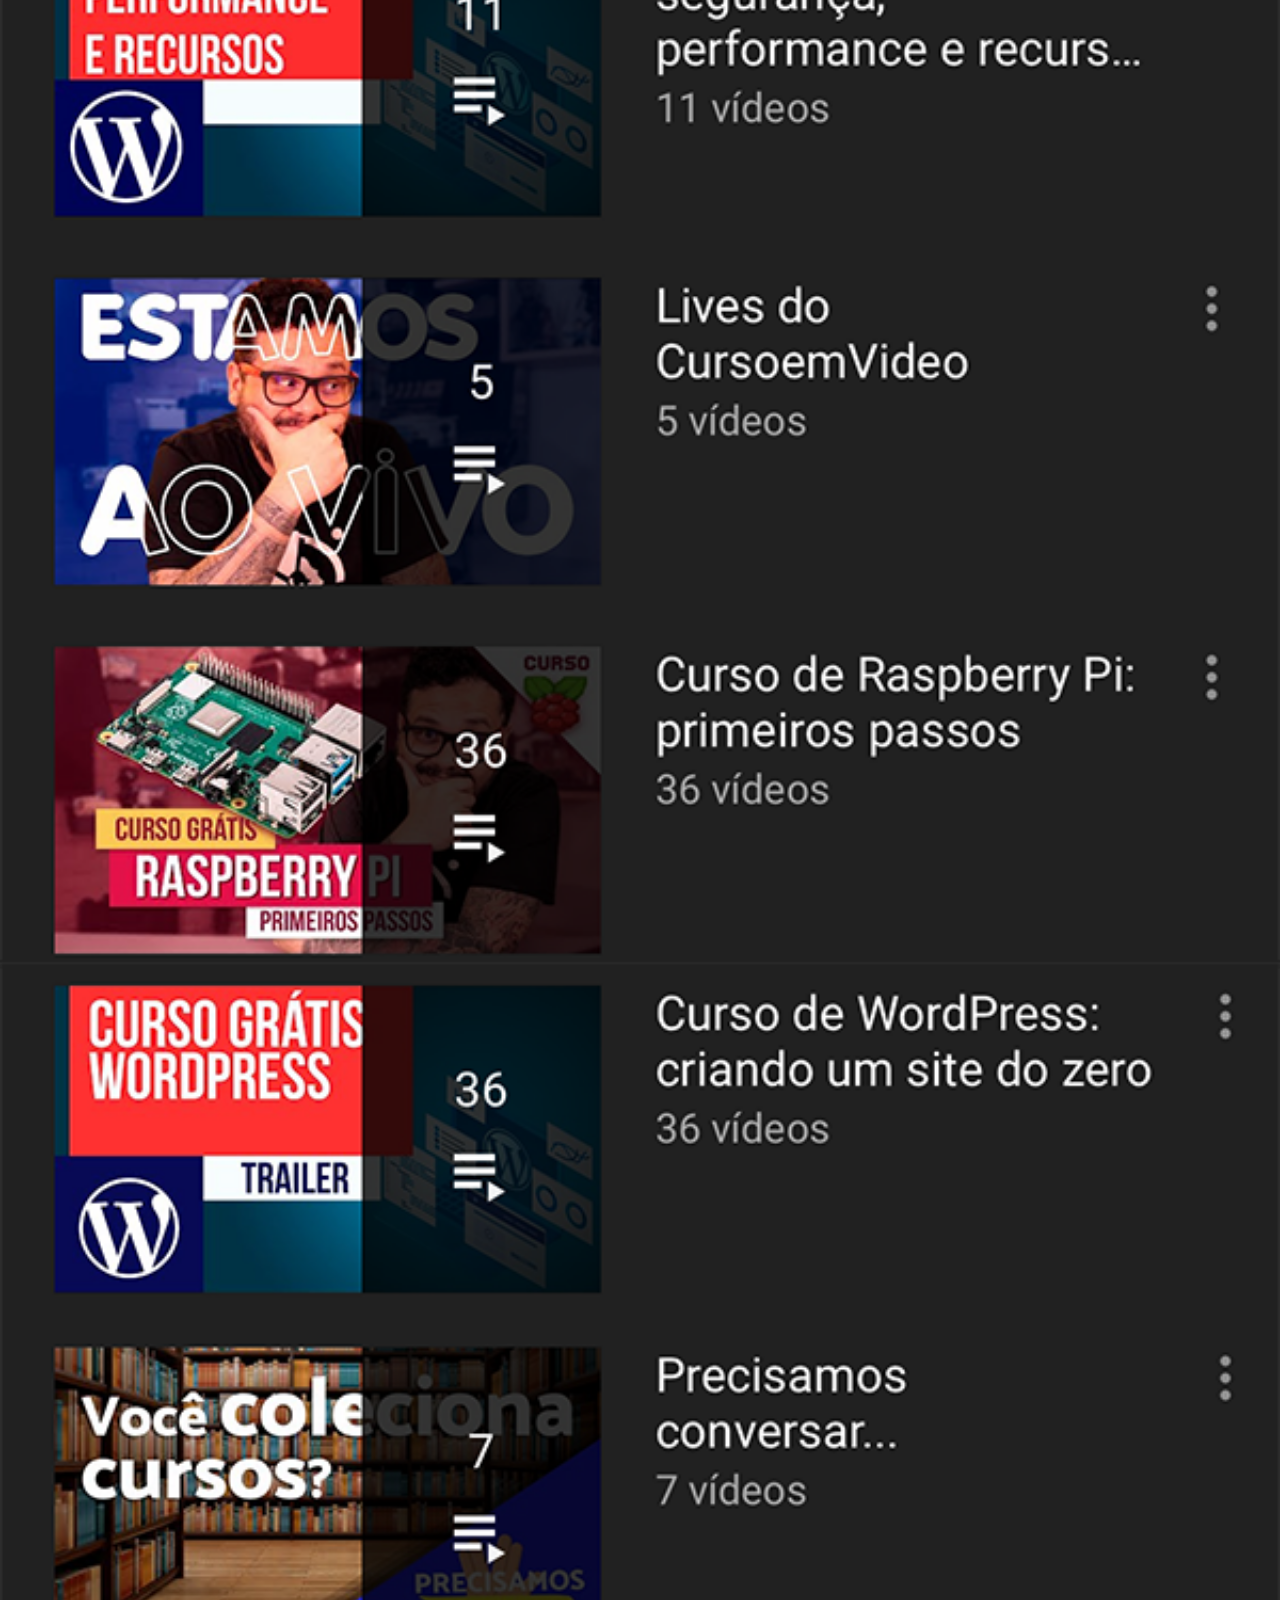
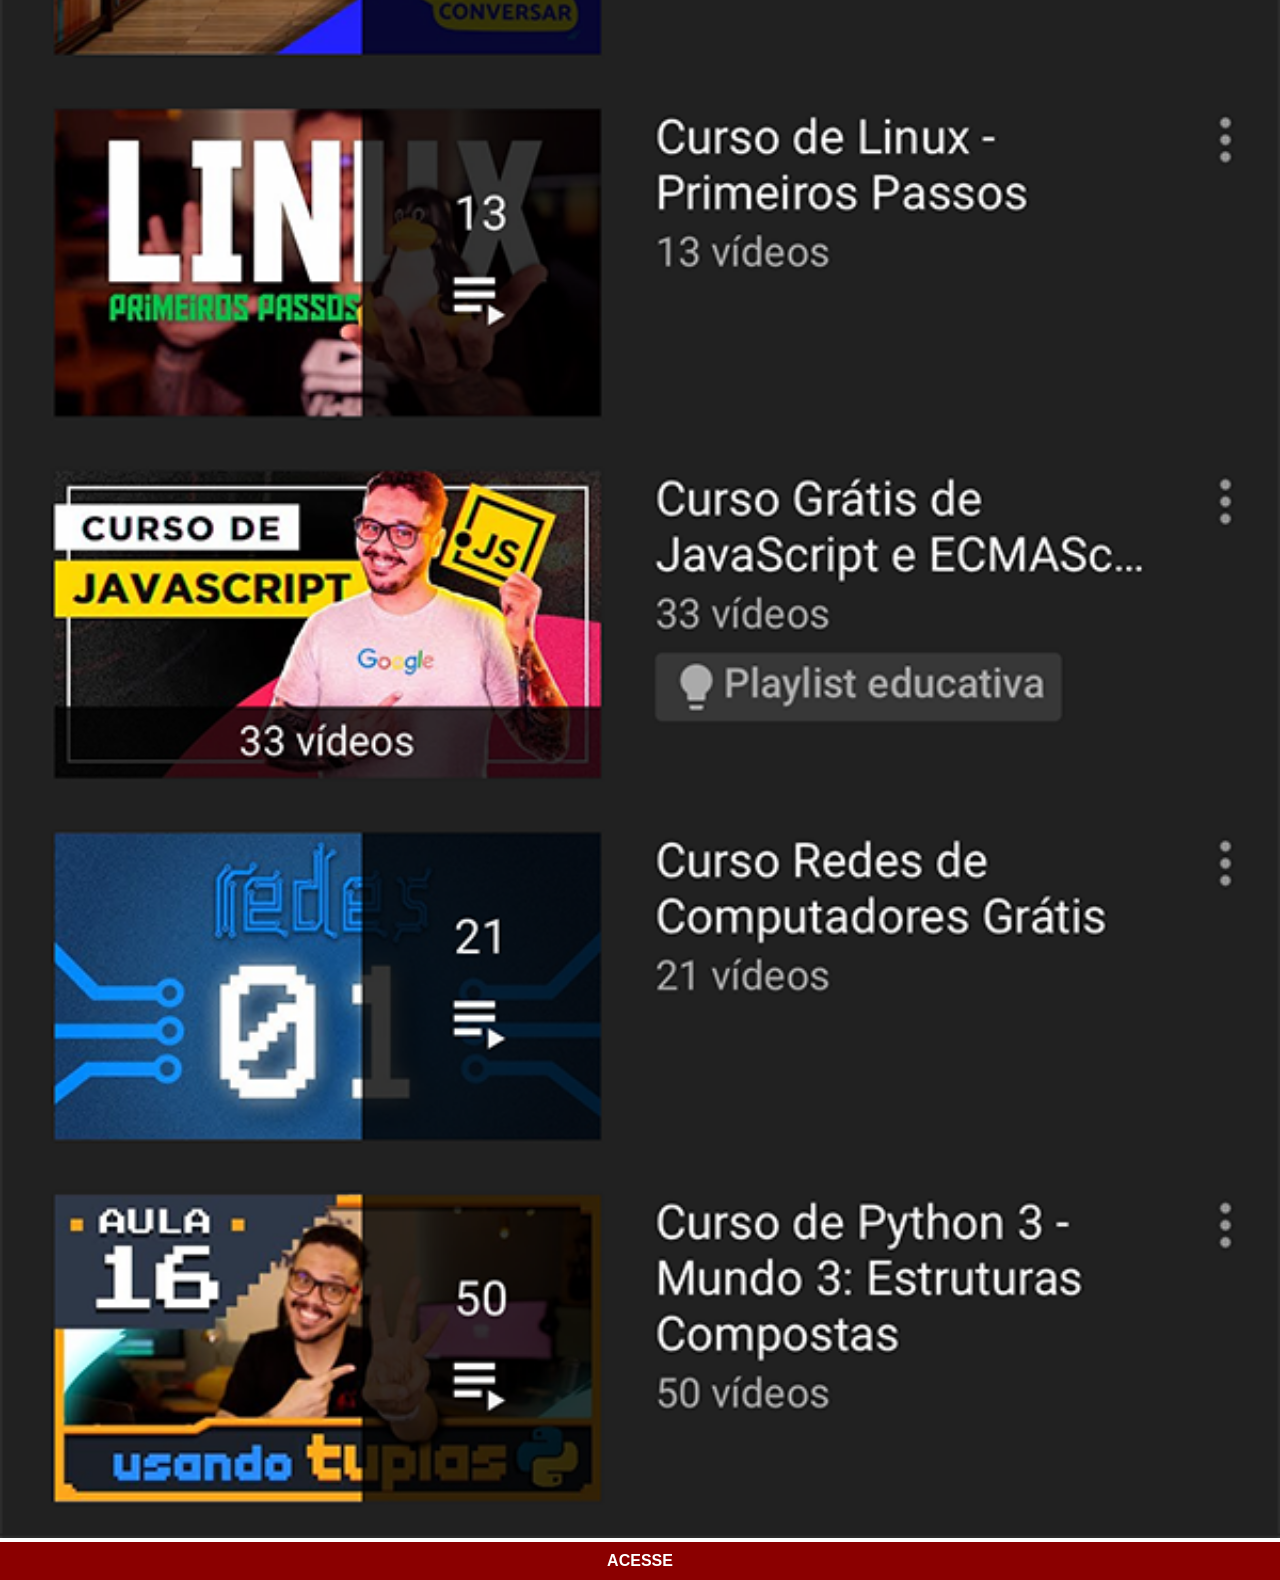
<file: youtube.html>
<!DOCTYPE html>
<html lang="pt-br">
<head>
    <meta charset="UTF-8">
    <meta name="viewport" content="width=device-width, initial-scale=1.0">
    <title>Youtube</title>
    <link rel="stylesheet" href="estilos/sociais.css">
</head>
<body>
    <img src="imagens/tela-youtube.png" alt="Youtube">
    <a href="https://www.youtube.com/@cursoemvideo/playlists" target="_blank">ACESSE</a>
</body>
</html>
</file>
<file: estilos/style.css>
@charset "UTF-8";

* {
    margin: 0;
    padding: 0;
    font-family: Arial, Helvetica, sans-serif;
}

html, body {
    height: 100vh;
    width: 100vw;
    background-color: black;
}

body {
    background: url('../imagens/fundo-madeira.jpg')no-repeat top center;
    background-size: cover;
    background-attachment: fixed;
}

main {
    height: 100vh;
    position: relative;
}

section#telefone {
    height: 627px;
    width: 311px;
    position: absolute;
    top: 50%;
    left: 50%;
    transform: translate(-50%, -50%);

    background: url(../imagens/frame-iphone.png);
    background-repeat: no-repeat;
}

iframe#tela {
    position: relative;
    top: 81px;
    left: 22px;
    width: 267px;
    height: 470px;
}

section#redes-sociais {
    text-align: right;
}
section#redes-sociais img {
    width: 50px;
    margin: 10px;
    border-radius: 50%;
    box-shadow: 2px 2px 5px rgba(0, 0, 0, 0.404);
    box-sizing: border-box;
}

section#redes-sociais img:hover {
    border: 2px solid rgba(255, 255, 255, 0.63);
    transform: translate(-3px, -3px);
    box-shadow: 5px 5px 10px rgba(0, 0, 0, 0.603);
    transition: 0.3s, border 0.4s;
}
</file>
<file: estilos/sociais.css>
@charset "UTF-8";

* {
            margin: 0px;
            padding: 0px;
            font-family: Arial, Helvetica, sans-serif;
        }

        ::-webkit-scrollbar {
            width: 0px;
            height: 0px;
        }

        img {
            width: 100vw;
            
        }

        a {
            display: block;
            text-align: center;
            font-weight: bolder;
            background-color: darkred;
            color: white;
            text-decoration: none;
            padding: 10px;
        }
        
        a:hover {
            background-color: red;
        }
</file>
